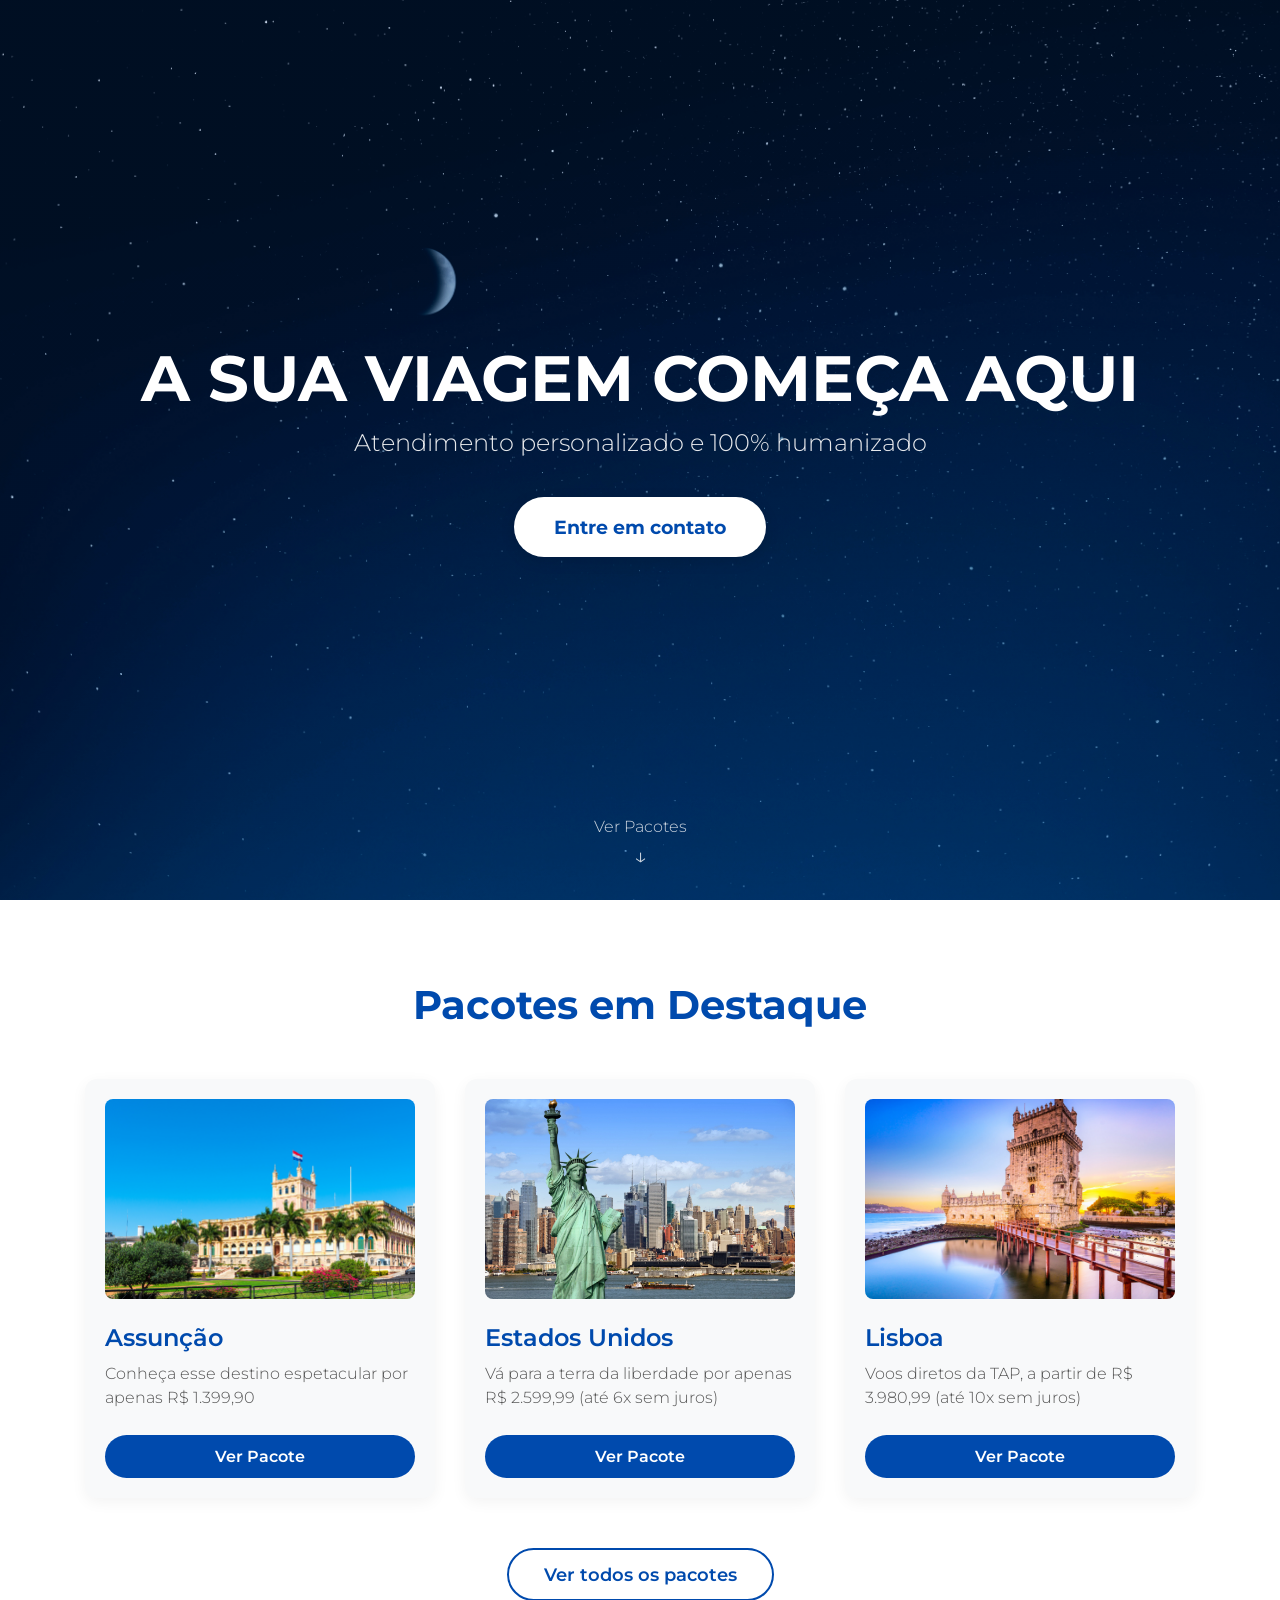
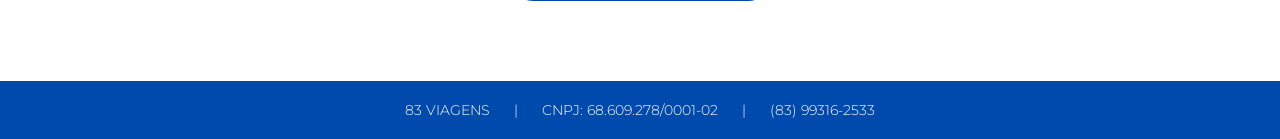
<file: index.html>
<!DOCTYPE html>
<html lang="pt-BR">
<head>
    <meta charset="UTF-8">
    <meta name="viewport" content="width=device-width, initial-scale=1.0">
    <title>83 Viagens</title>
    <link rel="stylesheet" href="estilo-cards.css">
    <style>
        /* Importando a fonte Montserrat */
        @import url('https://fonts.googleapis.com/css2?family=Montserrat:wght@300;400;600;700&display=swap');

        * {
            margin: 0;
            padding: 0;
            box-sizing: border-box;
        }

        /* Ativa o deslizamento suave na página inteira */
        html {
            scroll-behavior: smooth;
        }

        body {
            font-family: 'Montserrat', sans-serif;
            background-color: #ffffff; 
            color: #333;
        }

        /* --- PRIMEIRA TELA (HERO) --- */
        .hero-section {
            height: 100vh;
            display: flex;
            flex-direction: column;
            position: relative; /* Necessário para posicionar o botão animado no fundo */
            
            /* Fundo com imagem e película azul */
            background-image: linear-gradient(rgba(0, 74, 173, 0.2), rgba(0, 74, 173, 0.2)), url('imagens/fundo.jpeg');
            background-color: #004aad;
            background-size: cover; 
            background-position: center; 
            background-repeat: no-repeat;
            color: #ffffff;
        }

        .main-content {
            flex: 1;
            display: flex;
            flex-direction: column;
            justify-content: center;
            align-items: center;
            text-align: center;
            padding: 20px;
        }

        .main-content h1 {
            font-size: 4rem;
            font-weight: 700;
            margin-bottom: 15px;
            line-height: 1.1;
        }

        .main-content h2 {
            font-size: 1.5rem;
            font-weight: 300;
            margin-bottom: 40px;
            opacity: 0.9;
        }

        .btn {
            background-color: #ffffff;
            color: #004aad;
            padding: 18px 40px;
            font-size: 1.2rem;
            font-weight: 700;
            text-decoration: none;
            border-radius: 50px;
            transition: transform 0.2s ease, background-color 0.2s ease;
            box-shadow: 0 4px 15px rgba(0, 0, 0, 0.1);
        }

        .btn:hover {
            transform: scale(1.05);
            background-color: #f0f0f0;
        }

        /* --- ESTILO DO BOTÃO SUSPENSO (SCROLL DOWN) --- */
        .scroll-down-btn {
            position: absolute;
            bottom: 30px;
            left: 50%;
            transform: translateX(-50%);
            color: #ffffff;
            text-decoration: none;
            font-size: 1rem;
            font-weight: 300;
            display: flex;
            flex-direction: column;
            align-items: center;
            opacity: 0.8;
            transition: opacity 0.3s ease;
        }

        .scroll-down-btn:hover {
            opacity: 1;
        }

        .scroll-down-btn::after {
            content: '↓';
            font-size: 1.5rem;
            margin-top: 5px;
            animation: bounce 2s infinite;
        }

        @keyframes bounce {
            0%, 20%, 50%, 80%, 100% { transform: translateY(0); }
            40% { transform: translateY(-10px); }
            60% { transform: translateY(-5px); }
        }

        /* --- SEÇÃO DE PACOTES --- */
        .packages-section {
            padding: 80px 20px;
            text-align: center;
            background-color: #ffffff;
        }

        .packages-section h2 {
            font-size: 2.5rem;
            color: #004aad;
            margin-bottom: 50px;
            font-weight: 700;
        }

        /* O estilo dos cards (.cards-container, .card, .btn-card...)
           agora vive em estilo-cards.css, compartilhado com a pacotes.html */

        /* Botão "Ver todos os pacotes" (link para a página de pesquisa) */
        .btn-ver-todos {
            display: inline-block;
            margin-top: 50px;
            background-color: transparent;
            color: #004aad;
            padding: 14px 35px;
            font-size: 1.1rem;
            font-weight: 600;
            text-decoration: none;
            border: 2px solid #004aad;
            border-radius: 50px;
            transition: background-color 0.2s ease, color 0.2s ease;
        }

        .btn-ver-todos:hover {
            background-color: #004aad;
            color: #ffffff;
        }

        /* --- RODAPÉ --- */
        .footer {
            padding: 20px;
            text-align: center;
            background-color: #004aad;
            color: #ffffff;
            font-size: 0.9rem;
            font-weight: 300;
        }
        
        .footer span {
            margin: 0 10px;
        }

        /* Ajustes para celular */
        @media (max-width: 768px) {
            .main-content h1 { font-size: 2.8rem; }
            .main-content h2 { font-size: 1.2rem; margin-bottom: 30px; }
            .footer { font-size: 0.8rem; padding: 15px 10px; }
            .footer span { display: block; margin: 5px 0; }
            .footer .separator { display: none; }
        }
    </style>
</head>
<body>

    <!-- PRIMEIRA TELA -->
    <div class="hero-section">
        <main class="main-content">
            <h1>A SUA VIAGEM COMEÇA AQUI</h1>
            <h2>Atendimento personalizado e 100% humanizado</h2>
            <a href="https://wa.me/5583993162533?text=Olá, vim pelo site. Gostaria de planejar minha próxima viagem" class="btn">Entre em contato</a>
        </main>
        
        <!-- NOVO BOTÃO SUSPENSO -->
        <a href="#pacotes" class="scroll-down-btn">Ver Pacotes</a>
    </div>

    <!-- SEÇÃO DE PACOTES COM A TAG ID="PACOTES" -->
    <section id="pacotes" class="packages-section">
        <h2>Pacotes em Destaque</h2>
        
        <!-- Os cards são gerados automaticamente por render-pacotes.js a partir de pacotes.js -->
        <div class="cards-container"></div>

        <!-- Link para a página de pesquisa, com todos os pacotes e filtros -->
        <a href="pacotes.html" class="btn-ver-todos">Ver todos os pacotes</a>
    </section>

    <!-- RODAPÉ -->
    <footer class="footer">
        <span>83 VIAGENS</span> <span class="separator">|</span>
        <span>CNPJ: 68.609.278/0001-02</span> <span class="separator">|</span>
        <span>(83) 99316-2533</span>
    </footer>

    <!-- PACOTES: dados + renderização dos cards da home -->
    <script src="pacotes.js"></script>
    <script src="render-pacotes.js"></script>
    <script>renderizarCards();</script>
</body>
</html>
</file>
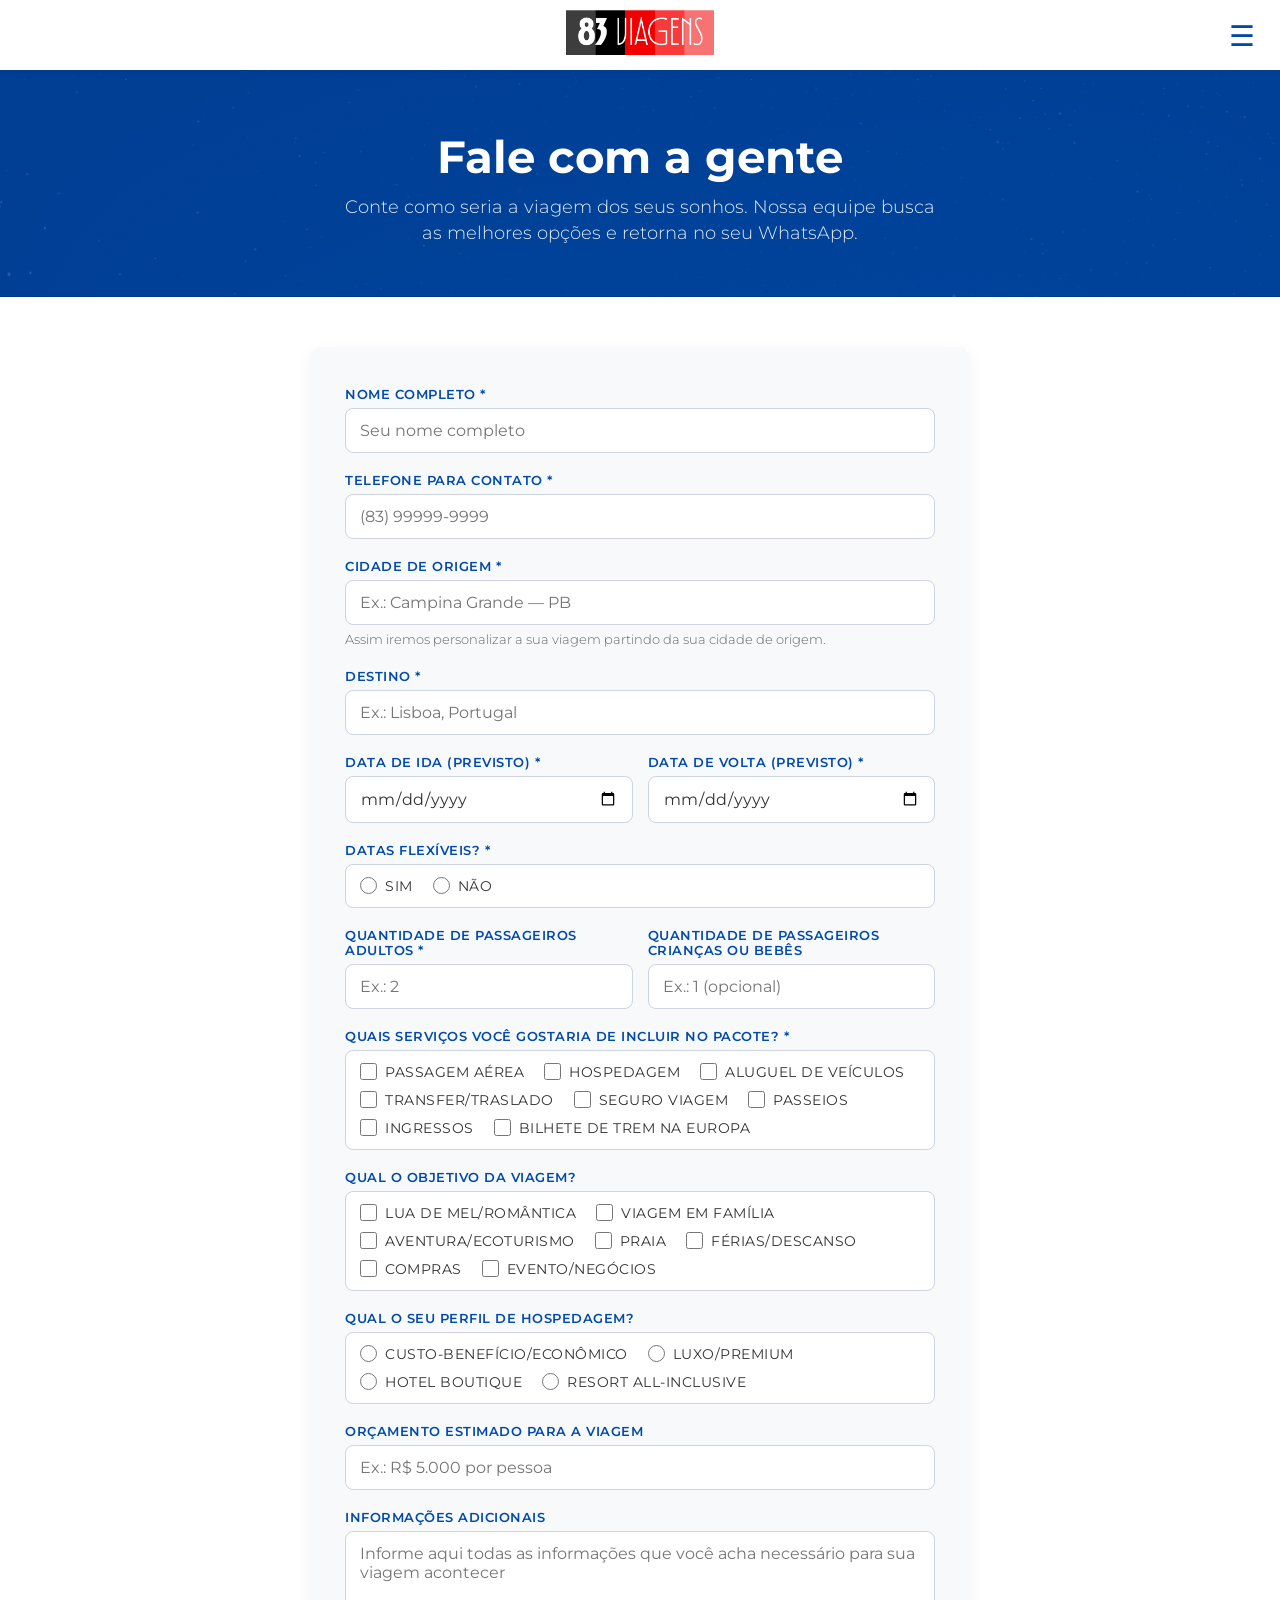
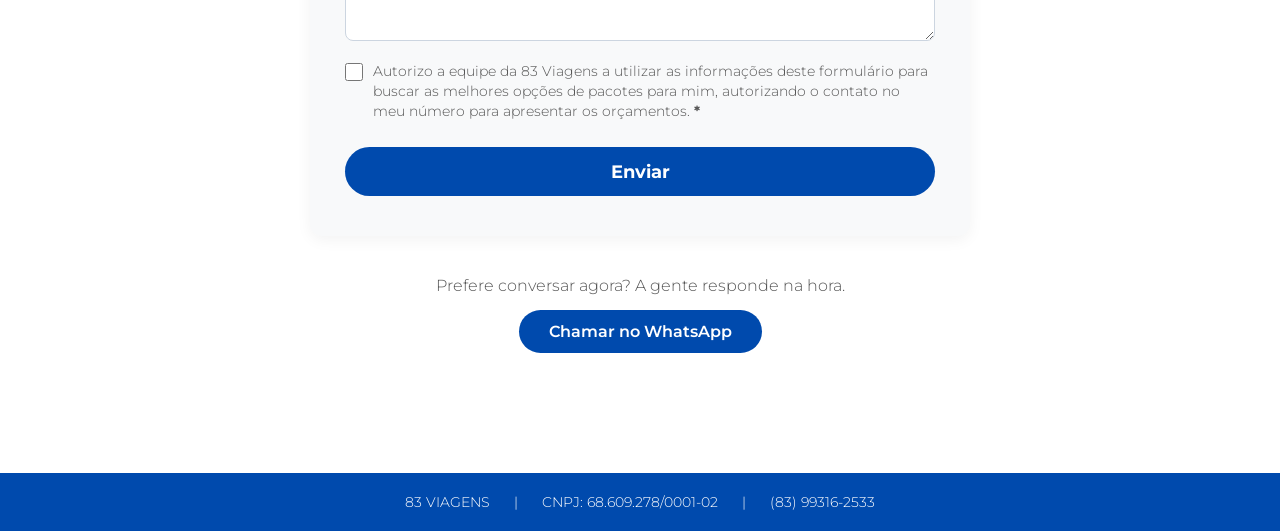
<file: contato.html>
<!DOCTYPE html>
<html lang="pt-BR">
<head>
    <meta charset="UTF-8">
    <meta name="viewport" content="width=device-width, initial-scale=1.0">
    <title>Contato - 83 Viagens</title>
    <!-- Ordem importa: destino (header/menu/rodapé) → específicos desta página -->
    <link rel="stylesheet" href="estilo-destino.css">
    <link rel="stylesheet" href="estilo-contato.css">
</head>
<body>

    <!-- HEADER -->
    <header class="header" id="main-header">
        <a href="index.html" class="logo">
            <img src="imagens/logo-83viagens.png" alt="Logo 83 Viagens" style="height: 45px; width: auto;">
        </a>
        <nav class="nav-menu">
            <a href="index.html">Home</a>
            <a href="pacotes.html">Pacotes</a>
            <a href="contato.html">Contato</a>
        </nav>

        <div class="hamburger" id="menu-btn">&#9776;</div>
    </header>

    <!-- FAIXA DE TÍTULO (o margin-top compensa o header fixo) -->
    <section class="contato-hero">
        <h1>Fale com a gente</h1>
        <p>Conte como seria a viagem dos seus sonhos. Nossa equipe busca as melhores opções e retorna no seu WhatsApp.</p>
    </section>

    <!-- FORMULÁRIO -->
    <main class="contato-section">

        <!-- ============================================================
             INTEGRAÇÃO ATIVA COM O GOOGLE FORMS
             ------------------------------------------------------------
             Formulário "Contato para viagem" — ID:
             1FAIpQLSd1znHL_W6fetkPSGwoNvo1xTuFOapHj4BKV5skDsLDqYFPGQ

             Cada campo envia para a pergunta correspondente pelo
             name="entry.ID" (o ID DE ENVIO de cada pergunta, extraído
             dos data-params da página do formulário — NÃO confundir
             com o ID da pergunta, que é outro número):

               entry.639180094    Nome Completo (obrigatória)
               entry.62273960     Telefone para contato (obrigatória)
               entry.2079619332   Cidade de Origem (obrigatória)
               entry.1928067372   Destino (obrigatória)
               entry.1764470933   Data de IDA (obrigatória, formato AAAA-MM-DD)
               entry.254252040    Data de VOLTA (obrigatória, formato AAAA-MM-DD)
               entry.1599128432   Datas flexíveis? Sim/Não (obrigatória)
               entry.831203446    Quantidade de passageiros ADULTOS (obrigatória)
               entry.912321067    Quantidade crianças/bebês
               entry.1982544088   Serviços do pacote (obrigatória, múltipla)
               entry.709792121    Objetivo da viagem (múltipla)
               entry.1106887502   Perfil de hospedagem
               entry.2035488994   Orçamento estimado
               entry.502740718    Informações Adicionais
               entry.2027286710   Autorização de uso dos dados (obrigatória;
                                  o value tem que ser exatamente "Eu autorizo")

             Os inputs ocultos fvv/pageHistory/fbzx são exigidos pelo
             endpoint do Google (sem o fbzx o POST volta HTTP 400).

             REGRAS DO LADO DO GOOGLE (não mudar sem atualizar aqui):
               - "Coletar endereços de e-mail" DESLIGADO (quebra o envio);
               - se uma pergunta for recriada/excluída, o entry muda e o
                 fbzx pode trocar se o formulário for editado — se o envio
                 começar a falhar, reextraia os dois da página do formulário
                 (fonte da página: data-params e input name="fbzx");
               - o campo #empresa (honeypot) NÃO tem entry: ele é
                 desabilitado antes do envio e não chega ao Google.
             ============================================================ -->
        <div class="form-card">
            <form id="form-contato" action="https://docs.google.com/forms/d/e/1FAIpQLSd1znHL_W6fetkPSGwoNvo1xTuFOapHj4BKV5skDsLDqYFPGQ/formResponse" method="POST">

                <!-- Campos ocultos exigidos pelo endpoint do Google Forms -->
                <input type="hidden" name="fvv" value="1">
                <input type="hidden" name="pageHistory" value="0">
                <input type="hidden" name="fbzx" value="-3949807975388285529">

                <div class="form-grupo">
                    <label for="nome">Nome Completo *</label>
                    <input type="text" id="nome" name="entry.639180094" autocomplete="name" placeholder="Seu nome completo" required>
                </div>

                <div class="form-grupo">
                    <label for="telefone">Telefone para contato *</label>
                    <input type="tel" id="telefone" name="entry.62273960" autocomplete="tel" placeholder="(83) 99999-9999" required>
                </div>

                <div class="form-grupo">
                    <label for="cidade">Cidade de Origem *</label>
                    <input type="text" id="cidade" name="entry.2079619332" autocomplete="address-level2" placeholder="Ex.: Campina Grande — PB" required>
                    <span class="form-dica">Assim iremos personalizar a sua viagem partindo da sua cidade de origem.</span>
                </div>

                <div class="form-grupo">
                    <label for="destino">Destino *</label>
                    <input type="text" id="destino" name="entry.1928067372" placeholder="Ex.: Lisboa, Portugal" required>
                </div>

                <div class="form-par">
                    <div class="form-grupo">
                        <label for="data-ida">Data de IDA (previsto) *</label>
                        <input type="date" id="data-ida" name="entry.1764470933" required>
                    </div>
                    <div class="form-grupo">
                        <label for="data-volta">Data de VOLTA (previsto) *</label>
                        <input type="date" id="data-volta" name="entry.254252040" required>
                    </div>
                </div>

                <div class="form-grupo">
                    <label>Datas flexíveis? *</label>
                    <div class="form-opcoes">
                        <label><input type="radio" name="entry.1599128432" value="Sim" required> Sim</label>
                        <label><input type="radio" name="entry.1599128432" value="Não"> Não</label>
                    </div>
                </div>

                <div class="form-par">
                    <div class="form-grupo">
                        <label for="adultos">Quantidade de passageiros ADULTOS *</label>
                        <input type="number" id="adultos" name="entry.831203446" inputmode="numeric" min="1" step="1" placeholder="Ex.: 2" required>
                    </div>
                    <div class="form-grupo">
                        <label for="criancas">Quantidade de passageiros crianças ou bebês</label>
                        <input type="number" id="criancas" name="entry.912321067" inputmode="numeric" min="0" step="1" placeholder="Ex.: 1 (opcional)">
                    </div>
                </div>

                <div class="form-grupo">
                    <label>Quais serviços você gostaria de incluir no pacote? *</label>
                    <div class="form-opcoes">
                        <label><input type="checkbox" name="entry.1982544088" value="Passagem aérea"> Passagem aérea</label>
                        <label><input type="checkbox" name="entry.1982544088" value="Hospedagem"> Hospedagem</label>
                        <label><input type="checkbox" name="entry.1982544088" value="Aluguel de Veículos"> Aluguel de Veículos</label>
                        <label><input type="checkbox" name="entry.1982544088" value="Transfer/Traslado"> Transfer/Traslado</label>
                        <label><input type="checkbox" name="entry.1982544088" value="Seguro Viagem"> Seguro Viagem</label>
                        <label><input type="checkbox" name="entry.1982544088" value="Passeios"> Passeios</label>
                        <label><input type="checkbox" name="entry.1982544088" value="Ingressos"> Ingressos</label>
                        <label><input type="checkbox" name="entry.1982544088" value="Bilhete de Trem na Europa"> Bilhete de Trem na Europa</label>
                    </div>
                    <p class="form-erro-campo" id="erro-servicos">Selecione pelo menos um serviço para o pacote.</p>
                </div>

                <div class="form-grupo">
                    <label>Qual o objetivo da viagem?</label>
                    <div class="form-opcoes">
                        <label><input type="checkbox" name="entry.709792121" value="Lua de Mel/Romântica"> Lua de Mel/Romântica</label>
                        <label><input type="checkbox" name="entry.709792121" value="Viagem em Família"> Viagem em Família</label>
                        <label><input type="checkbox" name="entry.709792121" value="Aventura/Ecoturismo"> Aventura/Ecoturismo</label>
                        <label><input type="checkbox" name="entry.709792121" value="Praia"> Praia</label>
                        <label><input type="checkbox" name="entry.709792121" value="Férias/Descanso"> Férias/Descanso</label>
                        <label><input type="checkbox" name="entry.709792121" value="Compras"> Compras</label>
                        <label><input type="checkbox" name="entry.709792121" value="Evento/Negócios"> Evento/Negócios</label>
                    </div>
                </div>

                <div class="form-grupo">
                    <label>Qual o seu perfil de hospedagem?</label>
                    <div class="form-opcoes">
                        <label><input type="radio" name="entry.1106887502" value="Custo-Benefício/Econômico"> Custo-Benefício/Econômico</label>
                        <label><input type="radio" name="entry.1106887502" value="Luxo/Premium"> Luxo/Premium</label>
                        <label><input type="radio" name="entry.1106887502" value="Hotel Boutique"> Hotel Boutique</label>
                        <label><input type="radio" name="entry.1106887502" value="Resort All-Inclusive"> Resort All-Inclusive</label>
                    </div>
                </div>

                <div class="form-grupo">
                    <label for="orcamento">Orçamento estimado para a viagem</label>
                    <input type="text" id="orcamento" name="entry.2035488994" placeholder="Ex.: R$ 5.000 por pessoa">
                </div>

                <div class="form-grupo">
                    <label for="informacoes">Informações Adicionais</label>
                    <textarea id="informacoes" name="entry.502740718" rows="4" placeholder="Informe aqui todas as informações que você acha necessário para sua viagem acontecer"></textarea>
                </div>

                <!-- Honeypot anti-spam: campo invisível para pessoas.
                     Robôs preenchem qualquer campo que encontram — se
                     este vier preenchido, o envio é descartado. -->
                <div class="campo-armadilha" aria-hidden="true">
                    <label for="empresa">Empresa</label>
                    <input type="text" id="empresa" name="empresa" tabindex="-1" autocomplete="off">
                </div>

                <div class="form-check">
                    <input type="checkbox" id="consentimento" name="entry.2027286710" value="Eu autorizo" required>
                    <label for="consentimento">Autorizo a equipe da 83 Viagens a utilizar as informações deste formulário para buscar as melhores opções de pacotes para mim, autorizando o contato no meu número para apresentar os orçamentos. <strong>*</strong></label>
                </div>

                <button type="submit" class="btn-enviar" id="btn-enviar">Enviar</button>
            </form>
        </div>

        <!-- Avisos de envio (escondidos; o JavaScript mostra o certo) -->
        <div class="aviso aviso-sucesso" id="envio-sucesso" style="display: none;">
            <h3>Recebemos seu contato!</h3>
            <p>Obrigado! Nossa equipe vai buscar as melhores opções e retornar no seu WhatsApp.</p>
        </div>
        <div class="aviso aviso-erro" id="envio-erro" style="display: none;">
            <h3>Não conseguimos enviar seu contato</h3>
            <p id="envio-erro-texto">Verifique sua conexão e tente de novo — ou fale direto com a gente no WhatsApp:</p>
            <p><a href="https://wa.me/5583993162533?text=Olá, vim pelo site. Gostaria de planejar minha próxima viagem" target="_blank">Chamar no WhatsApp</a></p>
        </div>

        <!-- Alternativa para quem quer falar na hora -->
        <div class="alt-whatsapp">
            <p>Prefere conversar agora? A gente responde na hora.</p>
            <a class="btn-whats" href="https://wa.me/5583993162533?text=Olá, vim pelo site. Gostaria de planejar minha próxima viagem" target="_blank">Chamar no WhatsApp</a>
        </div>

    </main>

    <!-- RODAPÉ -->
    <footer class="footer">
        <span>83 VIAGENS</span> <span class="separator">|</span>
        <span>CNPJ: 68.609.278/0001-02</span> <span class="separator">|</span>
        <span>(83) 99316-2533</span>
    </footer>

    <!-- Menu hambúrguer (mesma lógica das outras páginas) -->
    <script>
        const menuBtn = document.getElementById('menu-btn');
        const header = document.getElementById('main-header');

        menuBtn.addEventListener('click', function () {
            header.classList.toggle('menu-active');
            if (header.classList.contains('menu-active')) {
                menuBtn.innerHTML = '&times;';
            } else {
                menuBtn.innerHTML = '&#9776;';
            }
        });

        header.addEventListener('mouseleave', function () {
            if (header.classList.contains('menu-active')) {
                header.classList.remove('menu-active');
                menuBtn.innerHTML = '&#9776;';
            }
        });
    </script>

    <!-- Envio do formulário para o Google Forms -->
    <script>
        // ============================================================
        //  O <form> tem o action real do Google Forms (formResponse),
        //  mas o envio é interceptado e feito via fetch em modo
        //  "no-cors": o Google não devolve resposta legível para o
        //  navegador, então "requisição despachada" é tratada como
        //  sucesso — a confirmação de verdade é a linha nova na
        //  planilha vinculada ao formulário.
        // ============================================================
        (function () {
            const form = document.getElementById('form-contato');
            const honeypot = document.getElementById('empresa');
            const botao = document.getElementById('btn-enviar');
            const blocoSucesso = document.getElementById('envio-sucesso');
            const blocoErro = document.getElementById('envio-erro');
            const textoErro = document.getElementById('envio-erro-texto');
            const erroServicos = document.getElementById('erro-servicos');
            const campoServicos = 'entry.1982544088';

            // Limpa a mensagem customizada da data no instante em que o
            // usuário edita o campo — senão o navegador bloqueia o próximo
            // envio com a mensagem antiga (a validação nativa roda antes
            // do handler de submit)
            document.getElementById('data-volta').addEventListener('input', function () {
                this.setCustomValidity('');
            });

            form.addEventListener('submit', function (evento) {
                evento.preventDefault();

                blocoSucesso.style.display = 'none';
                blocoErro.style.display = 'none';
                erroServicos.classList.remove('ativo');

                // Honeypot preenchido = robô: descarta sem avisar nada
                if (honeypot.value !== '') return;

                // "Pelo menos um serviço" é obrigatório no Google Forms,
                // mas o HTML5 não sabe validar grupo de checkbox assim
                if (!form.querySelector('input[name="' + campoServicos + '"]:checked')) {
                    erroServicos.classList.add('ativo');
                    form.querySelector('input[name="' + campoServicos + '"]').focus();
                    return;
                }

                // A data de volta não pode ser antes da de ida
                const ida = document.getElementById('data-ida').value;
                const volta = document.getElementById('data-volta');
                if (ida && volta.value && volta.value < ida) {
                    volta.setCustomValidity('A data de volta não pode ser antes da data de ida.');
                    form.reportValidity();
                    return;
                }

                botao.disabled = true;
                const textoOriginal = botao.textContent;
                botao.textContent = 'Enviando...';
                honeypot.disabled = true; // tira o honeypot do corpo do envio

                fetch(form.action, {
                    method: 'POST',
                    mode: 'no-cors',
                    body: new FormData(form)
                })
                    .then(function () {
                        blocoSucesso.style.display = 'block';
                        form.reset();
                        blocoSucesso.scrollIntoView({ behavior: 'smooth', block: 'center' });
                    })
                    .catch(function () {
                        textoErro.textContent = 'Verifique sua conexão com a internet e tente de novo — ou fale direto com a gente no WhatsApp:';
                        blocoErro.style.display = 'block';
                    })
                    .finally(function () {
                        botao.disabled = false;
                        botao.textContent = textoOriginal;
                        honeypot.disabled = false;
                    });
            });
        })();
    </script>

</body>
</html>
</file>
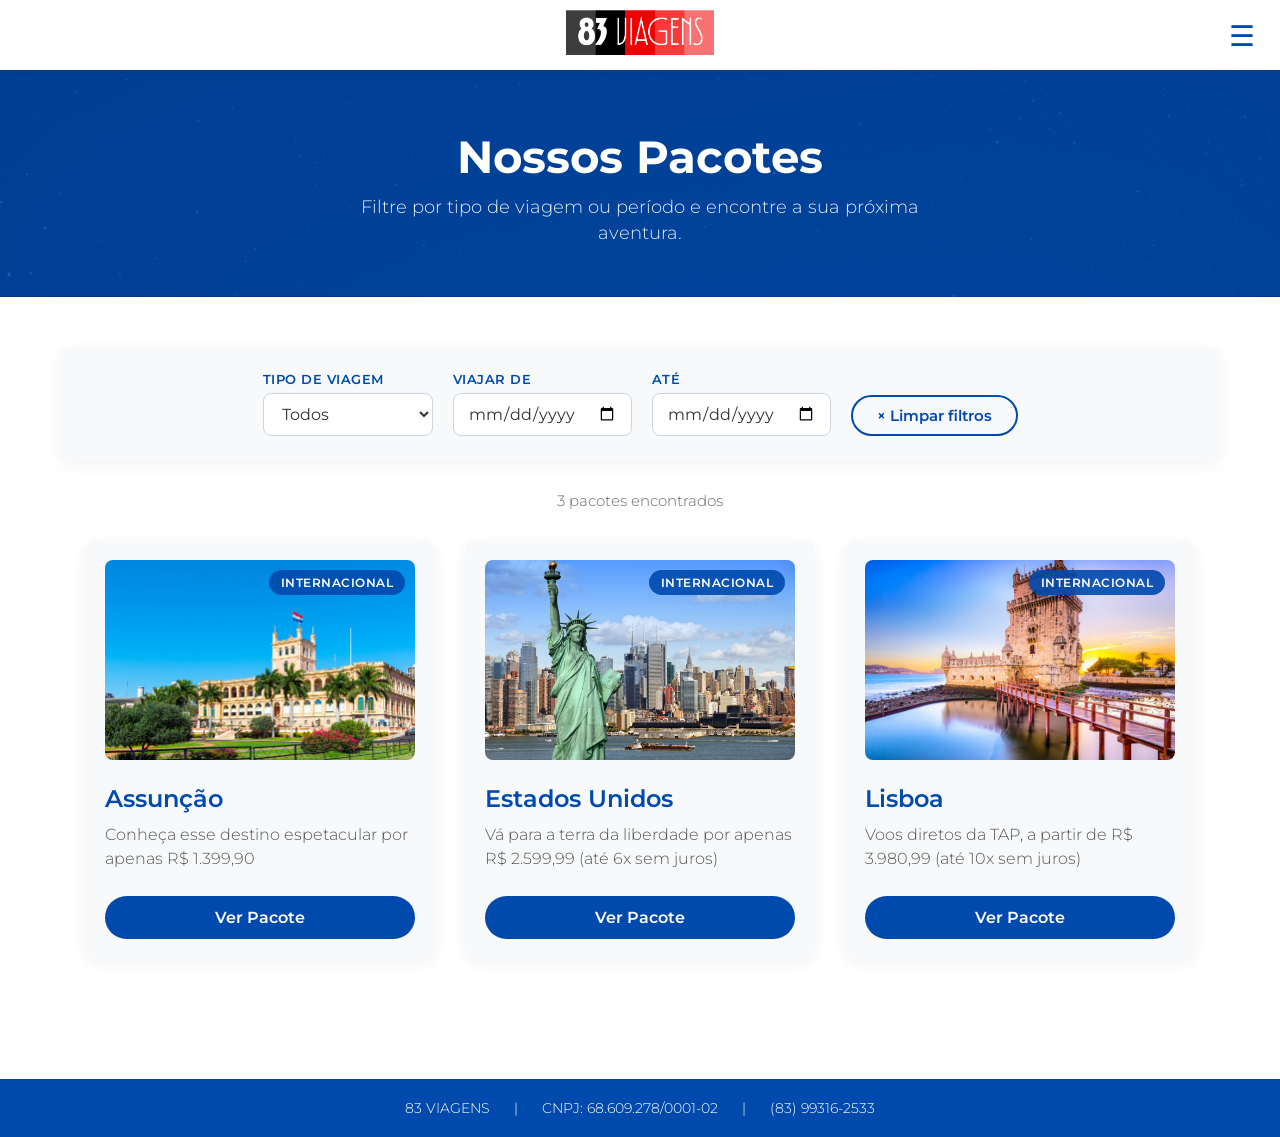
<file: pacotes.html>
<!DOCTYPE html>
<html lang="pt-BR">
<head>
    <meta charset="UTF-8">
    <meta name="viewport" content="width=device-width, initial-scale=1.0">
    <title>Pacotes - 83 Viagens</title>
    <!-- Ordem importa: destino (header/menu/rodapé) → cards → específicos desta página (vem por último para estender o card com o selo) -->
    <link rel="stylesheet" href="estilo-destino.css">
    <link rel="stylesheet" href="estilo-cards.css">
    <link rel="stylesheet" href="estilo-pacotes.css">
</head>
<body>

    <!-- HEADER -->
    <header class="header" id="main-header">
        <a href="index.html" class="logo">
            <img src="imagens/logo-83viagens.png" alt="Logo 83 Viagens" style="height: 45px; width: auto;">
        </a>
        <nav class="nav-menu">
            <a href="index.html">Home</a>
            <a href="pacotes.html">Pacotes</a>
            <a href="contato.html">Contato</a>
        </nav>

        <div class="hamburger" id="menu-btn">&#9776;</div>
    </header>

    <!-- FAIXA DE TÍTULO (o margin-top compensa o header fixo) -->
    <section class="biblioteca-hero">
        <h1>Nossos Pacotes</h1>
        <p>Filtre por tipo de viagem ou período e encontre a sua próxima aventura.</p>
    </section>

    <!-- BIBLIOTECA DE PACOTES COM FILTROS -->
    <main class="biblioteca-section">

        <!-- Os filtros atualizam a grade em tempo real (render-pacotes.js) -->
        <div class="filtros">
            <div class="filtro-grupo">
                <label for="filtro-tipo">Tipo de viagem</label>
                <select id="filtro-tipo">
                    <option value="todos" selected>Todos</option>
                    <option value="nacional">Nacional</option>
                    <option value="internacional">Internacional</option>
                </select>
            </div>
            <div class="filtro-grupo">
                <label for="filtro-de">Viajar de</label>
                <input type="date" id="filtro-de">
            </div>
            <div class="filtro-grupo">
                <label for="filtro-ate">Até</label>
                <input type="date" id="filtro-ate">
            </div>
            <button type="button" class="btn-limpar" id="limpar-filtros">&times; Limpar filtros</button>
        </div>

        <p class="contagem" id="contagem-pacotes"></p>

        <!-- Os cards são gerados automaticamente por render-pacotes.js a partir de pacotes.js -->
        <div class="cards-container"></div>

        <!-- Estado vazio: nenhum pacote bate com os filtros -->
        <div class="sem-resultados" id="sem-resultados" style="display: none;">
            <p>Nenhum pacote encontrado com esses filtros.</p>
            <button type="button" class="btn-limpar" id="limpar-filtros-vazio">&times; Limpar filtros</button>
        </div>

    </main>

    <!-- RODAPÉ -->
    <footer class="footer">
        <span>83 VIAGENS</span> <span class="separator">|</span>
        <span>CNPJ: 68.609.278/0001-02</span> <span class="separator">|</span>
        <span>(83) 99316-2533</span>
    </footer>

    <!-- PACOTES: dados + biblioteca com filtros -->
    <script src="pacotes.js"></script>
    <script src="render-pacotes.js"></script>
    <script>iniciarBiblioteca();</script>

    <!-- Menu hambúrguer (mesma lógica das páginas de artigo) -->
    <script>
        const menuBtn = document.getElementById('menu-btn');
        const header = document.getElementById('main-header');

        menuBtn.addEventListener('click', function () {
            header.classList.toggle('menu-active');
            if (header.classList.contains('menu-active')) {
                menuBtn.innerHTML = '&times;';
            } else {
                menuBtn.innerHTML = '&#9776;';
            }
        });

        header.addEventListener('mouseleave', function () {
            if (header.classList.contains('menu-active')) {
                header.classList.remove('menu-active');
                menuBtn.innerHTML = '&#9776;';
            }
        });
    </script>

</body>
</html>
</file>
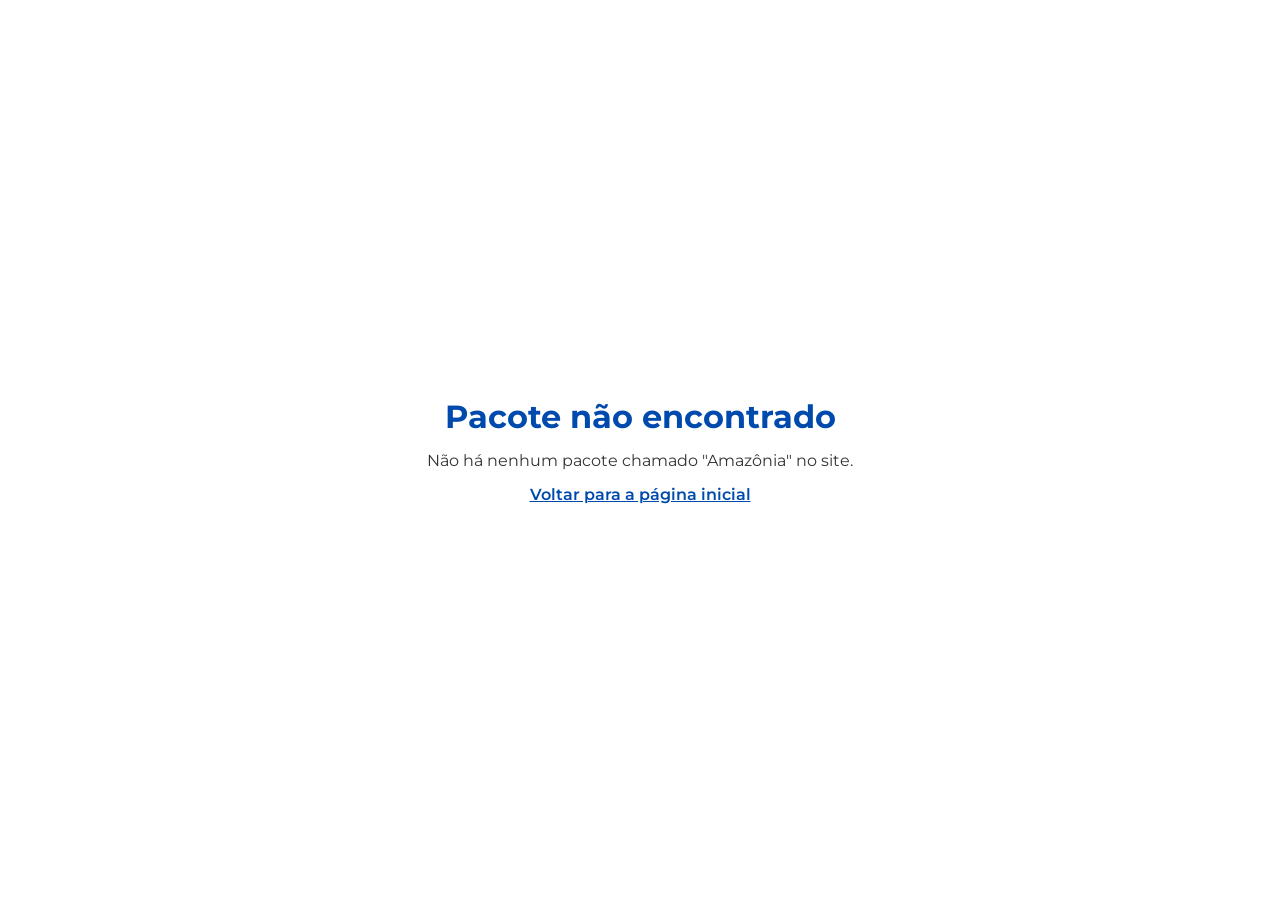
<file: destinos/amazonia.html>
<!DOCTYPE html>
<html lang="pt-BR">
<head>
    <meta charset="UTF-8">
    <meta name="viewport" content="width=device-width, initial-scale=1.0">
    <title>Amazônia - 83 Viagens</title>
    <link rel="stylesheet" href="../estilo-destino.css">
</head>
<body data-destino="Amazônia">
    <noscript>Para ver os pacotes, ative o JavaScript ou volte para a <a href="../index.html">página inicial</a>.</noscript>
    <!-- Header, hero, datas e rodapé são montados pelo montar-pagina.js a partir de pacotes.js -->

    <script src="../pacotes.js"></script>
    <script src="../render-pacotes.js"></script>
    <script src="../montar-pagina.js"></script>
</body>
</html>
</file>
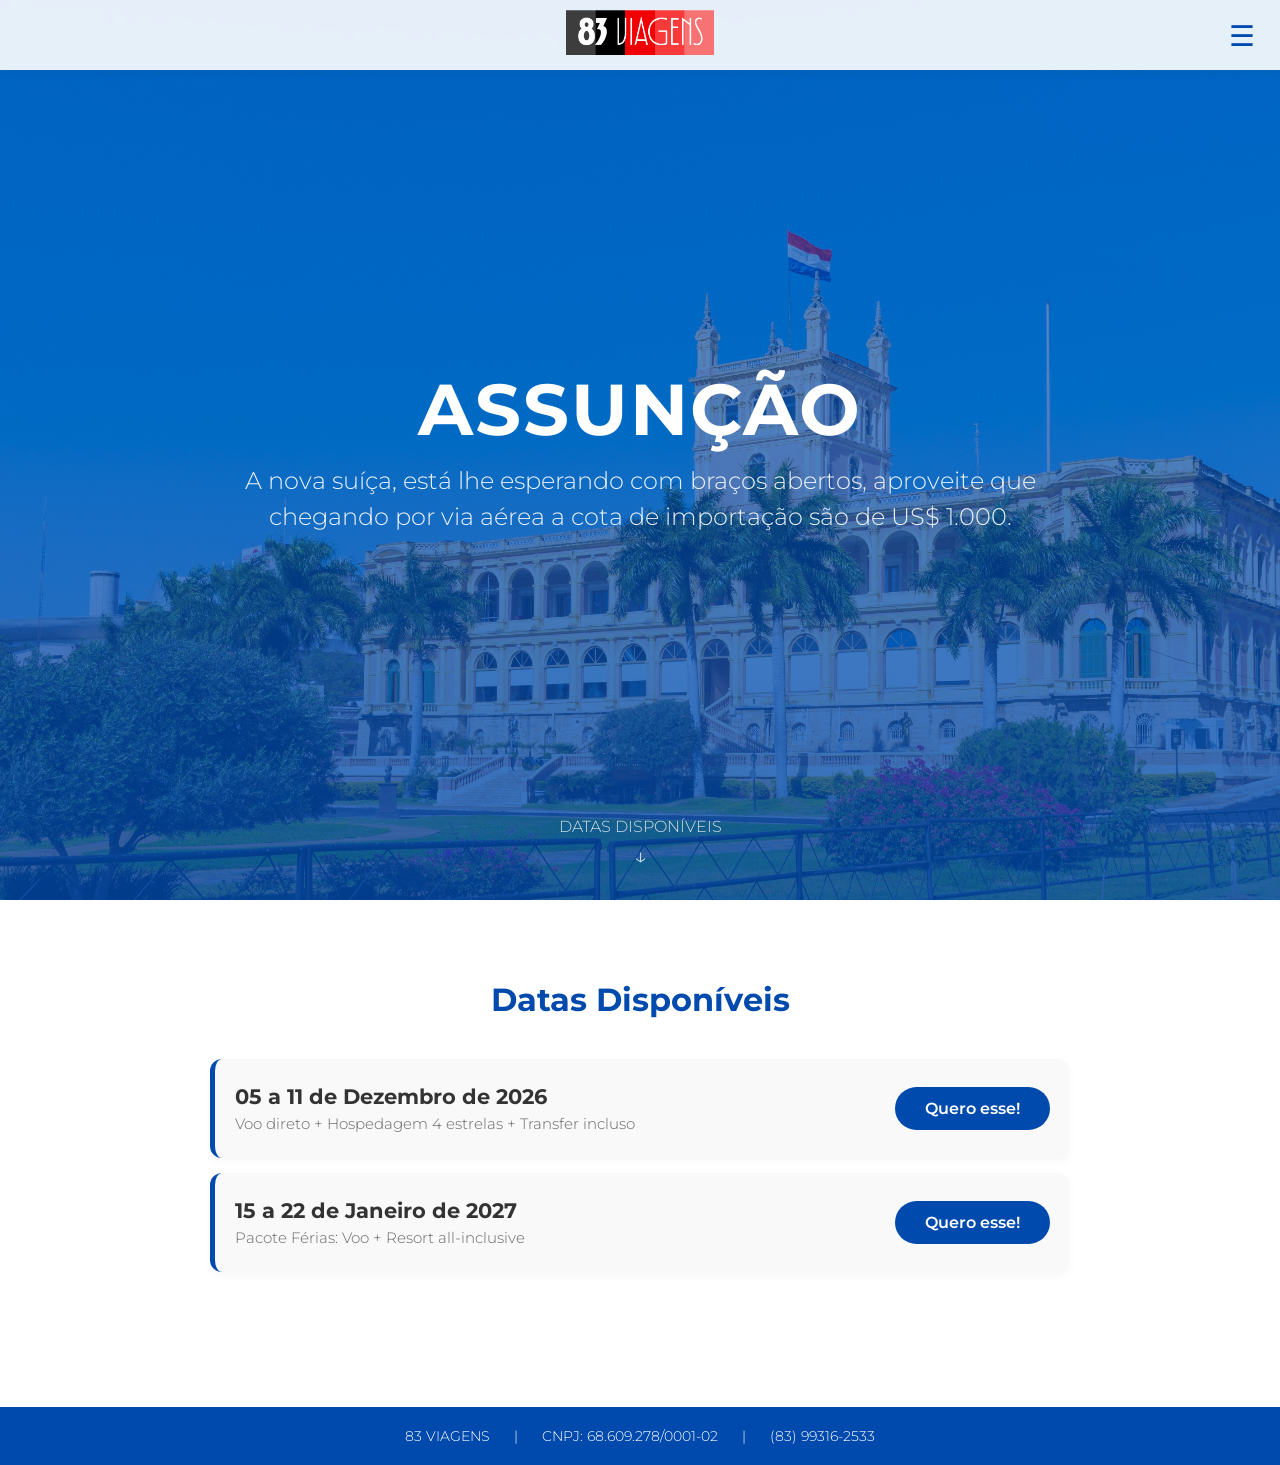
<file: destinos/assuncao.html>
<!DOCTYPE html>
<html lang="pt-BR">
<head>
    <meta charset="UTF-8">
    <meta name="viewport" content="width=device-width, initial-scale=1.0">
    <title>Assunção - 83 Viagens</title>
    <link rel="stylesheet" href="../estilo-destino.css">
</head>
<body data-destino="Assunção">
    <noscript>Para ver os pacotes, ative o JavaScript ou volte para a <a href="../index.html">página inicial</a>.</noscript>
    <!-- Header, hero, datas e rodapé são montados pelo montar-pagina.js a partir de pacotes.js -->

    <script src="../pacotes.js"></script>
    <script src="../render-pacotes.js"></script>
    <script src="../montar-pagina.js"></script>
</body>
</html>
</file>
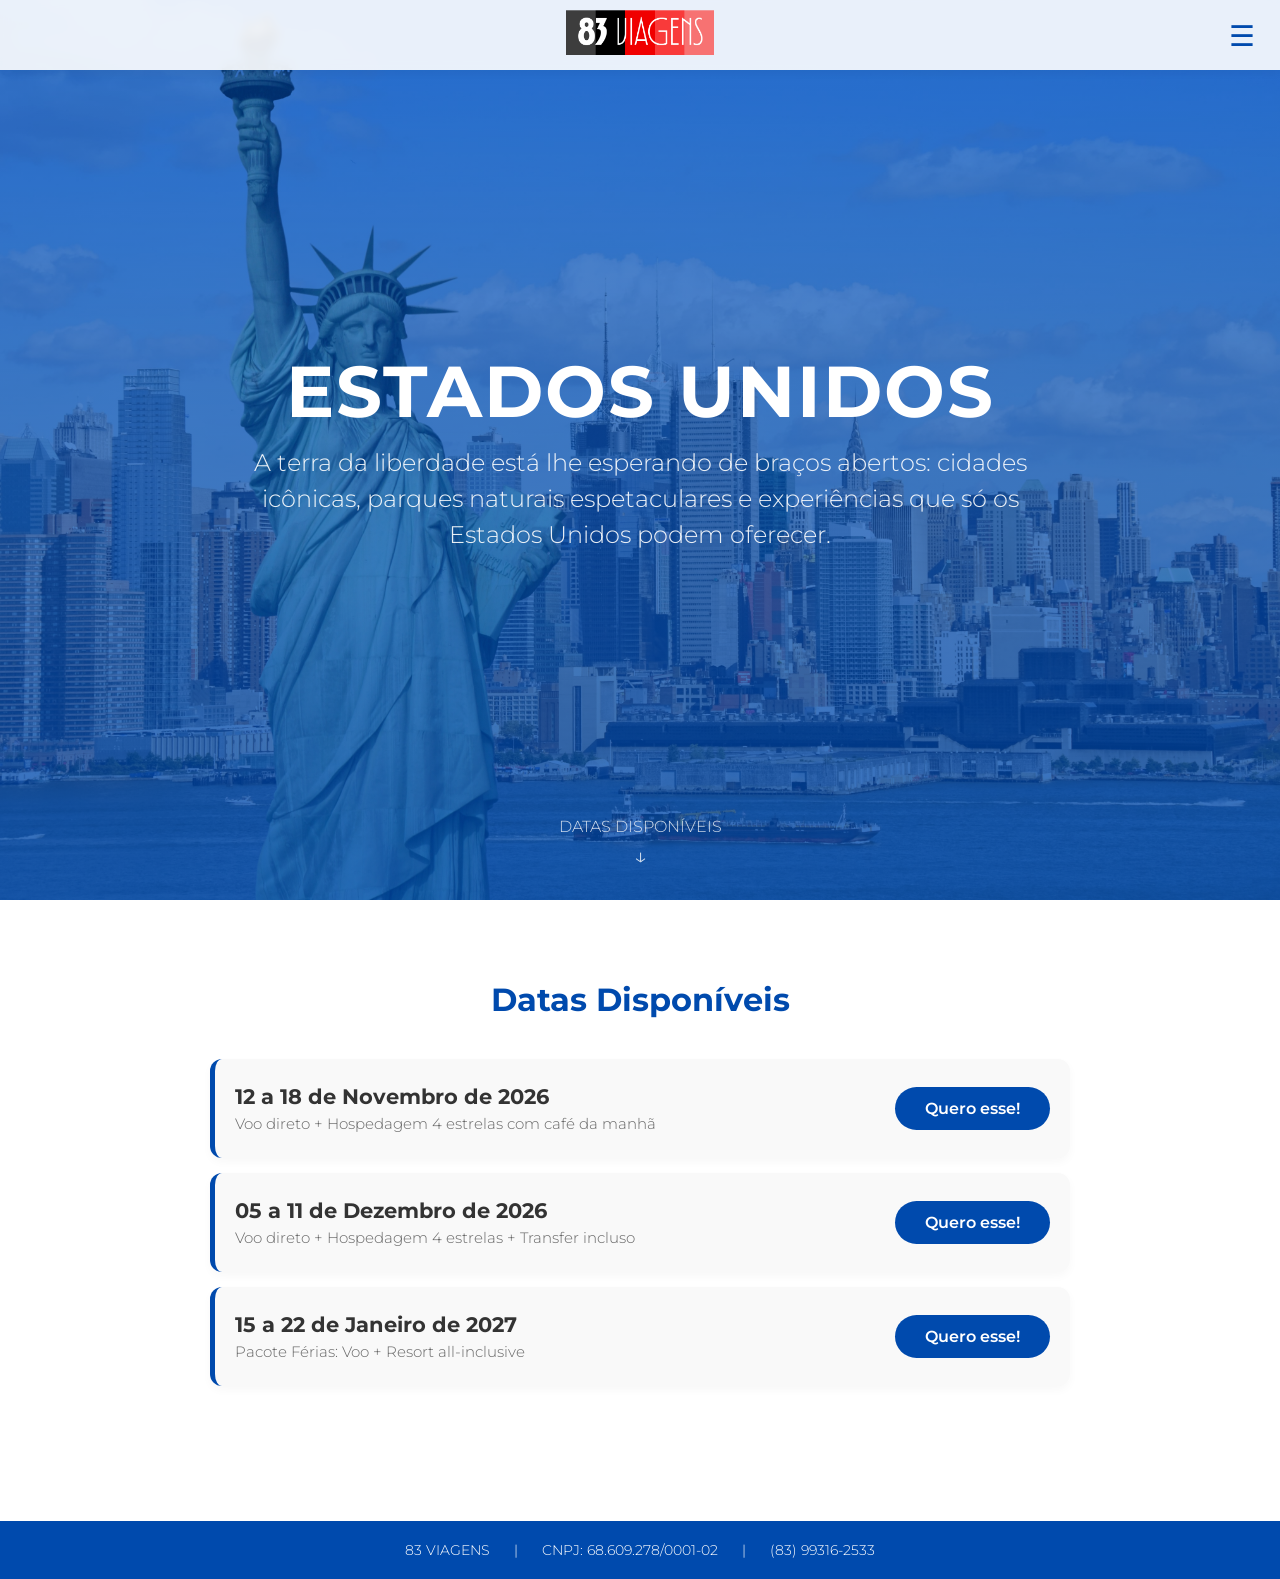
<file: destinos/eua.html>
<!DOCTYPE html>
<html lang="pt-BR">
<head>
    <meta charset="UTF-8">
    <meta name="viewport" content="width=device-width, initial-scale=1.0">
    <title>Estados Unidos - 83 Viagens</title>
    <link rel="stylesheet" href="../estilo-destino.css">
</head>
<body data-destino="Estados Unidos">
    <noscript>Para ver os pacotes, ative o JavaScript ou volte para a <a href="../index.html">página inicial</a>.</noscript>
    <!-- Header, hero, datas e rodapé são montados pelo montar-pagina.js a partir de pacotes.js -->

    <script src="../pacotes.js"></script>
    <script src="../render-pacotes.js"></script>
    <script src="../montar-pagina.js"></script>
</body>
</html>
</file>
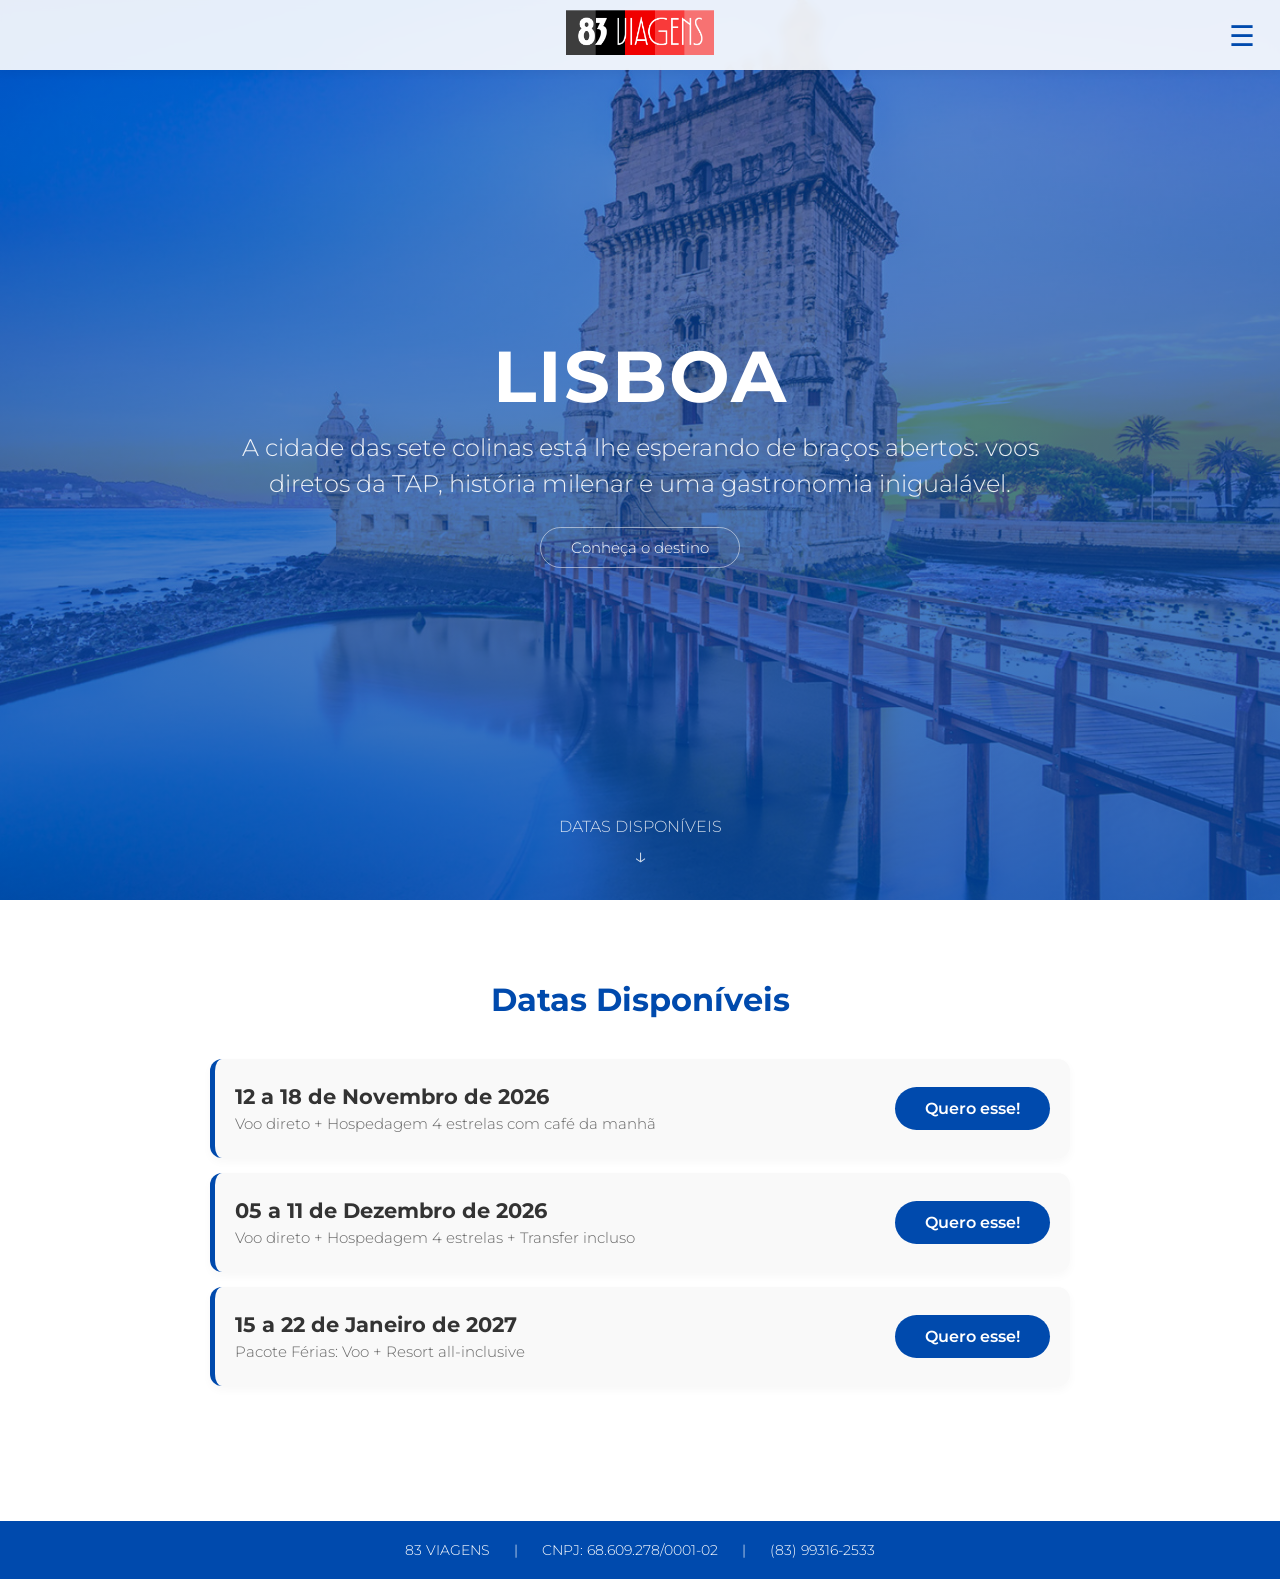
<file: destinos/lisboa.html>
<!DOCTYPE html>
<html lang="pt-BR">
<head>
    <meta charset="UTF-8">
    <meta name="viewport" content="width=device-width, initial-scale=1.0">
    <title>Lisboa - 83 Viagens</title>
    <link rel="stylesheet" href="../estilo-destino.css">
</head>
<body data-destino="Lisboa">
    <noscript>Para ver os pacotes, ative o JavaScript ou volte para a <a href="../index.html">página inicial</a>.</noscript>
    <!-- Header, hero, datas e rodapé são montados pelo montar-pagina.js a partir de pacotes.js -->

    <script src="../pacotes.js"></script>
    <script src="../render-pacotes.js"></script>
    <script src="../montar-pagina.js"></script>
</body>
</html>
</file>
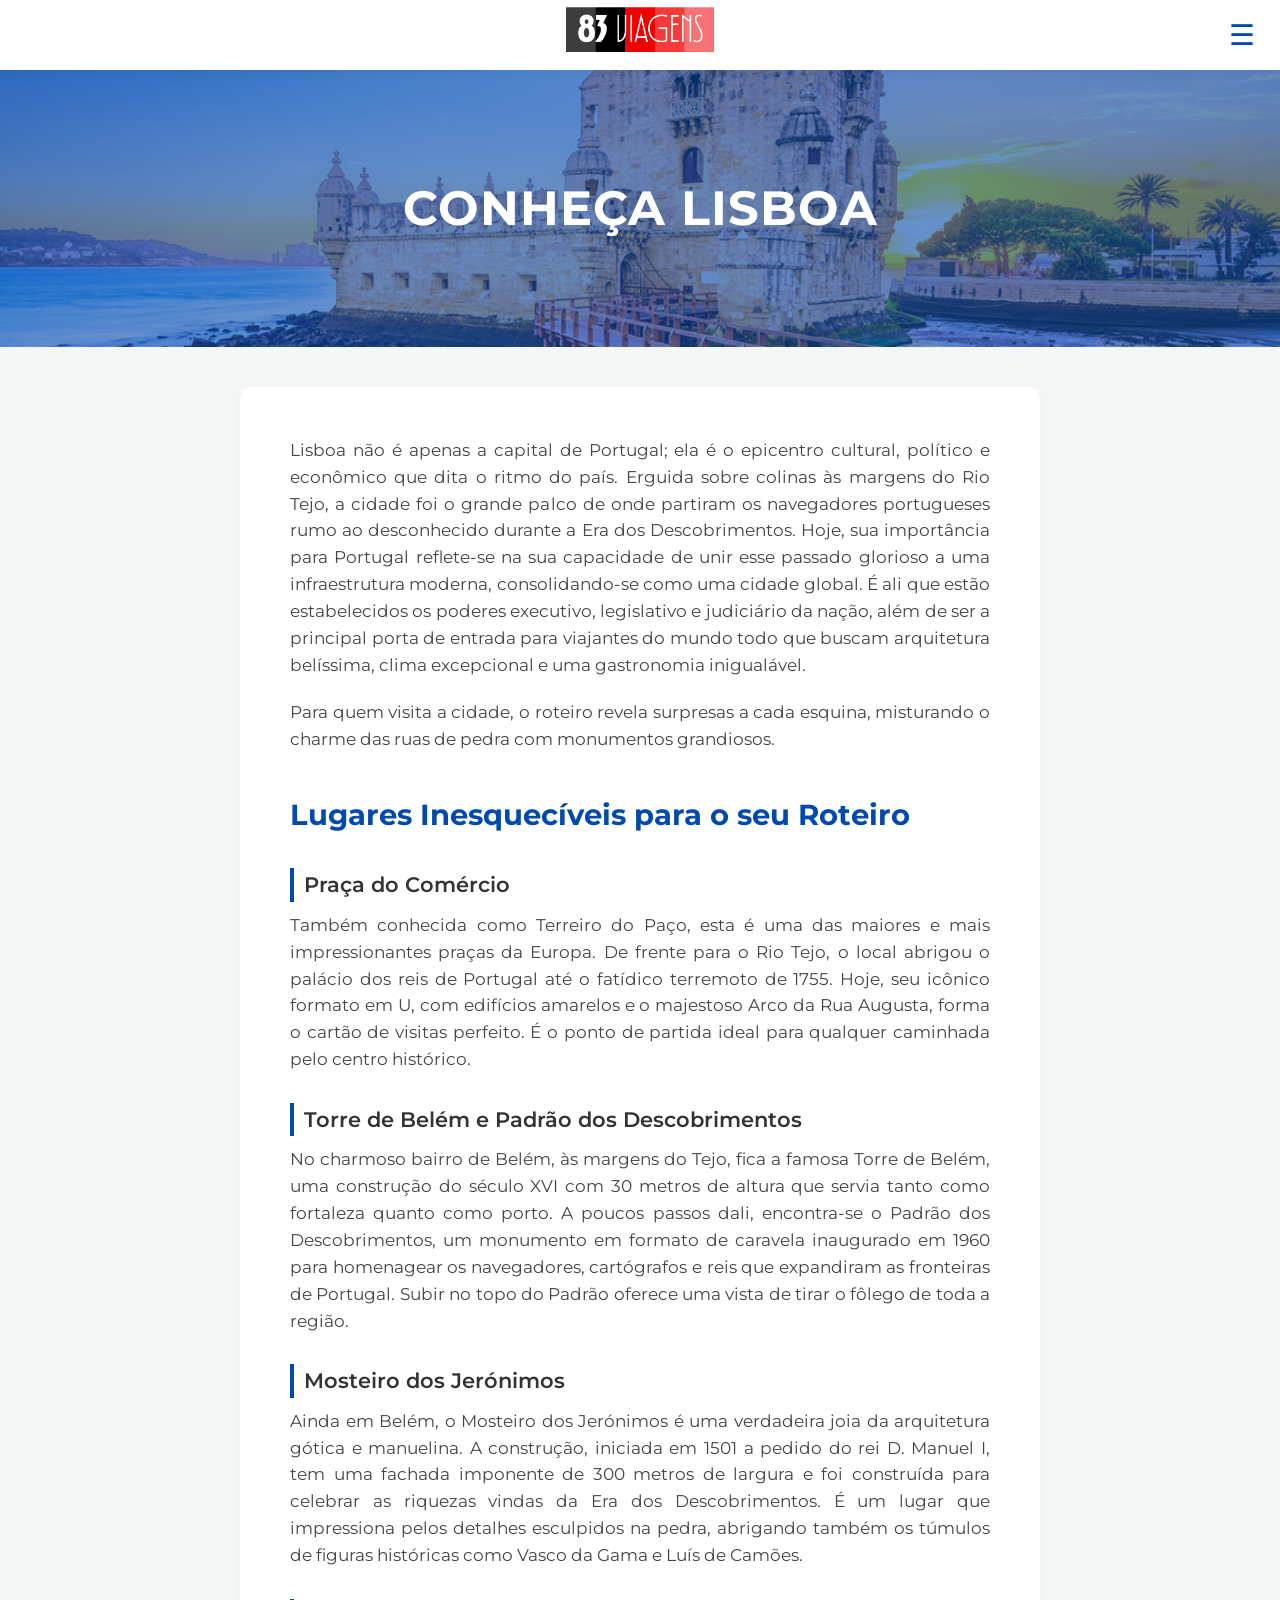
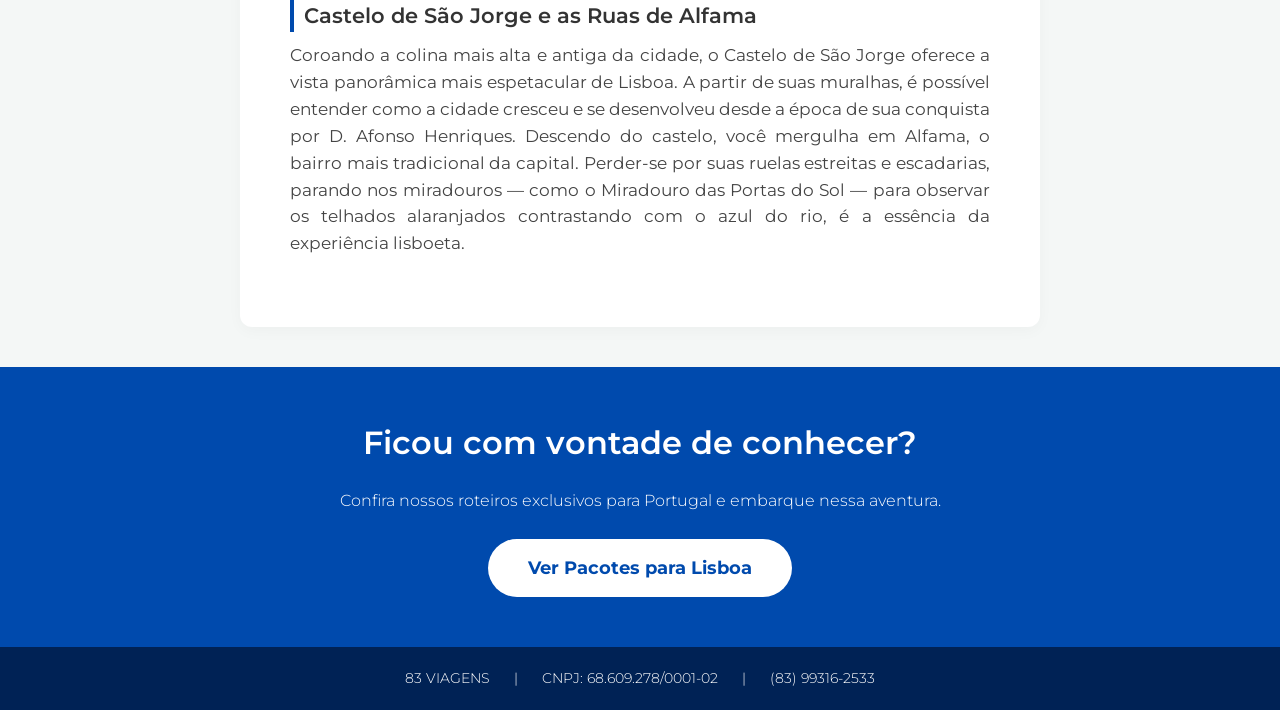
<file: sobre/sobre-lisboa.html>
<!DOCTYPE html>
<html lang="pt-BR">
<head>
    <meta charset="UTF-8">
    <meta name="viewport" content="width=device-width, initial-scale=1.0">
    <title>Conheça Lisboa - 83 Viagens</title>
    <link rel="stylesheet" href="../estilo-artigo.css">
</head>
<body id="topo">

    <!-- HEADER -->
    <header class="header" id="main-header">
        <a href="../index.html" class="logo">
       <img src="../imagens/logo-83viagens.png" alt="Logo 83 Viagens" style="height: 45px; width: auto;">
        </a>
        <nav class="nav-menu">
            <a href="../index.html">Home</a>
            <a href="../pacotes.html">Pacotes</a>
            <a href="../contato.html">Contato</a>
        </nav>
        
        <div class="hamburger" id="menu-btn">&#9776;</div>
    </header>

    <!-- CABEÇALHO DA PÁGINA -->
    <div class="article-hero" style="background-image: linear-gradient(rgba(0, 74, 173, 0.6), rgba(0, 74, 173, 0.6)), url('../imagens/lisboa.jpg')">
        <h1>Conheça Lisboa</h1>
    </div>

    <!-- CORPO DO ARTIGO -->
    <main class="article-content">
        <div class="article-body">
            <p>Lisboa não é apenas a capital de Portugal; ela é o epicentro cultural, político e econômico que dita o ritmo do país. Erguida sobre colinas às margens do Rio Tejo, a cidade foi o grande palco de onde partiram os navegadores portugueses rumo ao desconhecido durante a Era dos Descobrimentos. Hoje, sua importância para Portugal reflete-se na sua capacidade de unir esse passado glorioso a uma infraestrutura moderna, consolidando-se como uma cidade global. É ali que estão estabelecidos os poderes executivo, legislativo e judiciário da nação, além de ser a principal porta de entrada para viajantes do mundo todo que buscam arquitetura belíssima, clima excepcional e uma gastronomia inigualável.</p>
            
            <p>Para quem visita a cidade, o roteiro revela surpresas a cada esquina, misturando o charme das ruas de pedra com monumentos grandiosos.</p>
            
            <h3 class="topic-title">Lugares Inesquecíveis para o seu Roteiro</h3>
            
            <h4 class="place-title">Praça do Comércio</h4>
            <p>Também conhecida como Terreiro do Paço, esta é uma das maiores e mais impressionantes praças da Europa. De frente para o Rio Tejo, o local abrigou o palácio dos reis de Portugal até o fatídico terremoto de 1755. Hoje, seu icônico formato em U, com edifícios amarelos e o majestoso Arco da Rua Augusta, forma o cartão de visitas perfeito. É o ponto de partida ideal para qualquer caminhada pelo centro histórico.</p>

            <h4 class="place-title">Torre de Belém e Padrão dos Descobrimentos</h4>
            <p>No charmoso bairro de Belém, às margens do Tejo, fica a famosa Torre de Belém, uma construção do século XVI com 30 metros de altura que servia tanto como fortaleza quanto como porto. A poucos passos dali, encontra-se o Padrão dos Descobrimentos, um monumento em formato de caravela inaugurado em 1960 para homenagear os navegadores, cartógrafos e reis que expandiram as fronteiras de Portugal. Subir no topo do Padrão oferece uma vista de tirar o fôlego de toda a região.</p>

            <h4 class="place-title">Mosteiro dos Jerónimos</h4>
            <p>Ainda em Belém, o Mosteiro dos Jerónimos é uma verdadeira joia da arquitetura gótica e manuelina. A construção, iniciada em 1501 a pedido do rei D. Manuel I, tem uma fachada imponente de 300 metros de largura e foi construída para celebrar as riquezas vindas da Era dos Descobrimentos. É um lugar que impressiona pelos detalhes esculpidos na pedra, abrigando também os túmulos de figuras históricas como Vasco da Gama e Luís de Camões.</p>

            <h4 class="place-title">Castelo de São Jorge e as Ruas de Alfama</h4>
            <p>Coroando a colina mais alta e antiga da cidade, o Castelo de São Jorge oferece a vista panorâmica mais espetacular de Lisboa. A partir de suas muralhas, é possível entender como a cidade cresceu e se desenvolveu desde a época de sua conquista por D. Afonso Henriques. Descendo do castelo, você mergulha em Alfama, o bairro mais tradicional da capital. Perder-se por suas ruelas estreitas e escadarias, parando nos miradouros — como o Miradouro das Portas do Sol — para observar os telhados alaranjados contrastando com o azul do rio, é a essência da experiência lisboeta.</p>
        </div>
    </main>

    <!-- BARRA CTA (PACOTES) -->
    <section class="cta-bar">
        <h2>Ficou com vontade de conhecer?</h2>
        <p style="margin-bottom: 25px; font-weight: 300;">Confira nossos roteiros exclusivos para Portugal e embarque nessa aventura.</p>
        <!-- Link apontando para a página de pacotes de Lisboa -->
        <a href="../destinos/lisboa.html" class="btn-cta">Ver Pacotes para Lisboa</a>
    </section>

    <!-- RODAPÉ -->
    <footer class="footer">
        <span>83 VIAGENS</span> <span class="separator">|</span>
        <span>CNPJ: 68.609.278/0001-02</span> <span class="separator">|</span>
        <span>(83) 99316-2533</span>
    </footer>

    <!-- BOTÃO IR AO TOPO -->
    <a href="#topo" class="back-to-top" id="btn-top">Ir ao topo &uarr;</a>

    <!-- SCRIPTS -->
    <script>
        // Lógica do Menu Hambúrguer
        const menuBtn = document.getElementById('menu-btn');
        const header = document.getElementById('main-header');

        menuBtn.addEventListener('click', function() {
            header.classList.toggle('menu-active');
            if(header.classList.contains('menu-active')) {
                menuBtn.innerHTML = '&times;';
            } else {
                menuBtn.innerHTML = '&#9776;';
            }
        });

        header.addEventListener('mouseleave', function() {
            if (header.classList.contains('menu-active')) {
                header.classList.remove('menu-active');
                menuBtn.innerHTML = '&#9776;';
            }
        });

        // Lógica do botão "Ir ao topo"
        const btnTop = document.getElementById('btn-top');

        window.addEventListener('scroll', function() {
            // Se o usuário descer mais de 300 pixels, o botão aparece
            if (window.scrollY > 300) {
                btnTop.classList.add('show');
            } else {
                btnTop.classList.remove('show');
            }
        });
    </script>

</body>
</html>
</file>
<file: estilo-cards.css>
/* ============================================================
   ESTILO DOS CARDS DE PACOTES (compartilhado)
   ------------------------------------------------------------
   Usado pela home (index.html) e pela página de pesquisa
   (pacotes.html). Regras extraídas do <style> do index.html —
   se mudar aqui, as duas páginas mudam juntas.
   ============================================================ */

/* --- GRADE DE CARDS --- */
.cards-container {
    max-width: 1200px;
    margin: 0 auto;
    display: flex;
    gap: 30px;
    justify-content: center;
    flex-wrap: wrap;
}

/* --- CARD --- */
.card {
    background: #f8f9fa;
    border-radius: 12px;
    padding: 20px;
    width: 100%;
    max-width: 350px;
    text-align: left;
    box-shadow: 0 4px 15px rgba(0, 0, 0, 0.05);
    transition: transform 0.2s ease;
}

.card:hover {
    transform: translateY(-5px);
}

.card-img {
    width: 100%;
    height: 200px;
    object-fit: cover; /* Garante que a foto não fique esticada ou achatada */
    border-radius: 8px;
    margin-bottom: 20px;
}

.card h3 {
    font-size: 1.5rem;
    color: #004aad;
    margin-bottom: 10px;
    font-weight: 600;
}

.card p {
    font-size: 1rem;
    color: #555;
    line-height: 1.5;
    margin-bottom: 25px;
    font-weight: 300;
}

.btn-card {
    display: inline-block;
    background-color: #004aad;
    color: #ffffff;
    padding: 12px 25px;
    border-radius: 50px;
    text-decoration: none;
    font-weight: 600;
    font-size: 1rem;
    transition: background-color 0.2s ease;
    text-align: center;
    width: 100%;
}

.btn-card:hover {
    background-color: #003380;
}
</file>
<file: estilo-destino.css>
/* ============================================================
   ESTILO DAS PÁGINAS DE DESTINO (destinos/*.html)
   ------------------------------------------------------------
   Compartilhado por todas as cascas de destino. O fundo do
   hero (imagem do destino) é aplicado inline pelo
   montar-pagina.js, então NÃO existe background-image no
   .hero-destination aqui.
   ============================================================ */

/* Import da fonte Montserrat (precisa ser a primeira regra do arquivo) */
@import url('https://fonts.googleapis.com/css2?family=Montserrat:wght@300;400;600;700&display=swap');

* {
    margin: 0;
    padding: 0;
    box-sizing: border-box;
}

html {
    scroll-behavior: smooth;
}

body {
    font-family: 'Montserrat', sans-serif;
    background-color: #ffffff;
    color: #333;
}

/* --- HEADER COM MENU HAMBÚRGUER --- */
.header {
    position: fixed;
    top: 0;
    left: 0;
    width: 100%;
    height: 70px;
    background-color: rgba(255, 255, 255, 0.9); /* Branco com 90% de opacidade */
    backdrop-filter: blur(5px); /* Efeito de desfoque no fundo transparente */
    display: flex;
    justify-content: center;
    align-items: center;
    z-index: 1000;
    box-shadow: 0 2px 10px rgba(0, 0, 0, 0.05);
    transition: all 0.3s ease;
}

/* Espaço da Logo */
.logo {
    font-size: 1.5rem;
    font-weight: 700;
    color: #004aad;
    transition: opacity 0.3s ease;
}

/* Menu de Navegação (escondido por padrão) */
.nav-menu {
    display: none;
    gap: 30px;
}

.nav-menu a {
    text-decoration: none;
    color: #004aad;
    font-weight: 600;
    font-size: 1.1rem;
    transition: color 0.2s;
}

.nav-menu a:hover {
    color: #002255;
}

/* Ícone Hambúrguer */
.hamburger {
    position: absolute;
    right: 25px;
    font-size: 1.8rem;
    color: #004aad;
    cursor: pointer;
    user-select: none;
}

/* Classes ativadas pelo JavaScript ao clicar no menu */
.header.menu-active .logo {
    display: none; /* Esconde a logo */
}

.header.menu-active .nav-menu {
    display: flex; /* Mostra os links */
}

/* --- SEÇÃO HERO (IMAGEM TELA TODA) --- */
.hero-destination {
    height: 100vh;
    position: relative; /* Necessário para posicionar o botão animado no fundo */
    display: flex;
    flex-direction: column;
    justify-content: center;
    align-items: center;
    text-align: center;
    padding: 20px;

    /* Fundo com película azul escuro para leitura.
       A IMAGEM do destino entra via style inline (montar-pagina.js). */
    background-color: #004aad;
    background-size: cover;
    background-position: center;
    background-repeat: no-repeat;
    color: #ffffff;
    margin-top: 0;
}

.hero-destination h1 {
    font-size: 4.5rem;
    font-weight: 700;
    margin-bottom: 10px;
    text-transform: uppercase;
    letter-spacing: 2px;
}

.hero-destination h2 {
    font-size: 1.5rem;
    font-weight: 300;
    max-width: 800px;
    opacity: 0.9;
    line-height: 1.5;
}

/* --- LISTA DE DATAS --- */
.dates-section {
    padding: 80px 20px;
    max-width: 900px;
    margin: 0 auto;
}

.dates-section h3 {
    font-size: 2rem;
    color: #004aad;
    margin-bottom: 40px;
    text-align: center;
}

.dates-list {
    list-style: none;
}

.date-item {
    display: flex;
    justify-content: space-between;
    align-items: center;
    padding: 25px 20px;
    background: #f9f9f9;
    margin-bottom: 15px;
    border-radius: 12px;
    border-left: 5px solid #004aad;
    box-shadow: 0 4px 10px rgba(0,0,0,0.03);
    transition: transform 0.2s ease;
}

.date-item:hover {
    transform: translateX(5px);
}

.date-info h4 {
    font-size: 1.3rem;
    color: #333;
    margin-bottom: 5px;
}

.date-info p {
    color: #666;
    font-size: 0.95rem;
    font-weight: 300;
}

.btn-quero {
    background-color: #004aad;
    color: #ffffff;
    padding: 12px 30px;
    border-radius: 50px;
    text-decoration: none;
    font-weight: 600;
    font-size: 1rem;
    transition: background-color 0.2s ease;
    white-space: nowrap;
}

.btn-quero:hover {
    background-color: #003380;
}

/* --- RODAPÉ --- */
.footer {
    padding: 20px;
    text-align: center;
    background-color: #004aad;
    color: #ffffff;
    font-size: 0.9rem;
    font-weight: 300;
    margin-top: 40px;
}

.footer span {
    margin: 0 10px;
}

/* --- BOTÃO SUSPENSO (SCROLL DOWN) --- */
.scroll-down-btn {
    position: absolute;
    bottom: 30px;
    left: 50%;
    transform: translateX(-50%);
    color: #ffffff;
    text-decoration: none;
    font-size: 1rem;
    font-weight: 300;
    display: flex;
    flex-direction: column;
    align-items: center;
    opacity: 0.8;
    transition: opacity 0.3s ease;
}

.scroll-down-btn:hover {
    opacity: 1;
}

/* Setinha animada */
.scroll-down-btn::after {
    content: '↓';
    font-size: 1.5rem;
    margin-top: 5px;
    animation: bounce 2s infinite;
}

@keyframes bounce {
    0%, 20%, 50%, 80%, 100% { transform: translateY(0); }
    40% { transform: translateY(-10px); }
    60% { transform: translateY(-5px); }
}

/* --- BOTÃO DISCRETO ("Conheça o destino") ---
   Renderizado pelo montar-pagina.js apenas quando o pacote
   tem o campo "sobre" preenchido em pacotes.js. */
.btn-discreto {
    display: inline-block;
    margin-top: 25px;
    padding: 10px 30px;
    border: 1px solid rgba(255, 255, 255, 0.5); /* Borda fina e semi-transparente */
    border-radius: 50px;
    color: #ffffff;
    text-decoration: none;
    font-size: 0.95rem;
    font-weight: 300;
    transition: all 0.3s ease;
    background-color: transparent;
}

.btn-discreto:hover {
    background-color: rgba(0, 0, 0, 0.5); /* Fundo levemente visível ao passar o mouse */
    border-color: #ffffff;
}

/* --- PACOTE NÃO ENCONTRADO (fallback do montar-pagina.js) --- */
.pacote-nao-encontrado {
    min-height: 100vh;
    display: flex;
    flex-direction: column;
    justify-content: center;
    align-items: center;
    text-align: center;
    padding: 20px;
    gap: 15px;
}

.pacote-nao-encontrado h1 {
    font-size: 2rem;
    color: #004aad;
}

.pacote-nao-encontrado a {
    color: #004aad;
    font-weight: 600;
}

/* Responsividade para Celulares */
@media (max-width: 768px) {
    .hero-destination h1 { font-size: 3rem; }
    .hero-destination h2 { font-size: 1.1rem; }
    .date-item { flex-direction: column; align-items: flex-start; gap: 15px; }
    .btn-quero { width: 100%; text-align: center; }
    .nav-menu { gap: 15px; }
    .nav-menu a { font-size: 0.9rem; }
    .footer { font-size: 0.8rem; padding: 15px 10px; }
    .footer span { display: block; margin: 5px 0; }
    .footer .separator { display: none; }
}
</file>
<file: estilo-contato.css>
/* ============================================================
   ESTILO DA PÁGINA DE CONTATO (contato.html)
   ------------------------------------------------------------
   Header/menu/rodapé vêm do estilo-destino.css (carregado
   antes deste arquivo). Aqui ficam só os elementos exclusivos:
   faixa de título, cartão do formulário, avisos de envio e
   o bloco alternativo de WhatsApp.
   ============================================================ */

/* Import da fonte Montserrat (precisa ser a primeira regra do arquivo) */
@import url('https://fonts.googleapis.com/css2?family=Montserrat:wght@300;400;600;700&display=swap');

/* --- FAIXA DE TÍTULO --- */
.contato-hero {
    margin-top: 70px; /* Compensa o header fixo (mesmo padrão da .biblioteca-hero) */
    padding: 60px 20px 50px;
    text-align: center;
    background-image: linear-gradient(rgba(0, 74, 173, 0.85), rgba(0, 74, 173, 0.85)), url('imagens/fundo.jpeg');
    background-size: cover;
    background-position: center;
    background-repeat: no-repeat;
    color: #ffffff;
}

.contato-hero h1 {
    font-size: 2.8rem;
    font-weight: 700;
    margin-bottom: 10px;
}

.contato-hero p {
    font-size: 1.1rem;
    font-weight: 300;
    opacity: 0.9;
    max-width: 600px;
    margin: 0 auto;
    line-height: 1.5;
}

/* --- SEÇÃO DO FORMULÁRIO --- */
.contato-section {
    padding: 50px 20px 80px;
    max-width: 700px;
    margin: 0 auto;
}

.form-card {
    background: #f8f9fa;
    border-radius: 12px;
    padding: 40px 35px;
    box-shadow: 0 4px 15px rgba(0, 0, 0, 0.05);
}

.form-grupo {
    display: flex;
    flex-direction: column;
    gap: 6px;
    margin-bottom: 20px;
}

.form-grupo label {
    font-size: 0.8rem;
    font-weight: 600;
    color: #004aad;
    text-transform: uppercase;
    letter-spacing: 0.5px;
}

.form-grupo input,
.form-grupo textarea {
    font-family: 'Montserrat', sans-serif;
    font-size: 1rem;
    color: #333;
    background: #ffffff;
    border: 1px solid #ccd5e0;
    border-radius: 8px;
    padding: 12px 14px;
    width: 100%;
    outline: none;
    transition: border-color 0.2s ease;
}

.form-grupo textarea {
    resize: vertical;
    min-height: 110px;
}

.form-grupo input:focus,
.form-grupo textarea:focus {
    border-color: #004aad;
}

/* Checkbox do consentimento (LGPD) */
.form-check {
    display: flex;
    align-items: flex-start;
    gap: 10px;
    margin: 5px 0 25px;
}

.form-check input {
    width: 18px;
    height: 18px;
    margin-top: 2px;
    flex-shrink: 0;
    accent-color: #004aad;
}

.form-check label {
    font-size: 0.85rem;
    font-weight: 300;
    color: #555;
    line-height: 1.5;
}

/* Botão de envio */
.btn-enviar {
    display: block;
    width: 100%;
    background-color: #004aad;
    color: #ffffff;
    padding: 14px 30px;
    border: none;
    border-radius: 50px;
    font-family: 'Montserrat', sans-serif;
    font-size: 1.1rem;
    font-weight: 700;
    cursor: pointer;
    transition: background-color 0.2s ease;
}

.btn-enviar:hover {
    background-color: #003380;
}

.btn-enviar:disabled {
    opacity: 0.7;
    cursor: wait;
}

/* --- HONEYPOT ANTI-SPAM ---
   Invisível para pessoas (fora da tela); robôs preenchem
   qualquer campo que encontram e o envio deles é descartado. */
.campo-armadilha {
    position: absolute;
    left: -9999px;
    width: 1px;
    height: 1px;
    overflow: hidden;
}

/* --- AVISOS DE ENVIO (sucesso / erro) --- */
.aviso {
    border-radius: 12px;
    border-left: 5px solid;
    padding: 20px;
    margin-top: 25px;
    font-size: 0.95rem;
    line-height: 1.5;
}

.aviso h3 {
    font-size: 1.1rem;
    margin-bottom: 8px;
}

.aviso p {
    margin-bottom: 5px;
}

.aviso-sucesso {
    background-color: #eef7ee;
    border-color: #2e7d32;
    color: #1b5e20;
}

.aviso-erro {
    background-color: #fdeeee;
    border-color: #c62828;
    color: #7f1d1d;
}

.aviso-erro a {
    color: #004aad;
    font-weight: 600;
}

/* --- PAR DE CAMPOS LADO A LADO (datas de ida/volta, adultos/crianças) --- */
.form-par {
    display: flex;
    gap: 15px;
}

.form-par .form-grupo {
    flex: 1;
}

/* --- DICA DE CAMPO (texto de ajuda sob o input) --- */
.form-dica {
    font-size: 0.8rem;
    font-weight: 300;
    color: #666;
    line-height: 1.4;
}

/* --- OPÇÕES DE ESCOLHA (rádios e caixas de seleção) --- */
.form-opcoes {
    display: flex;
    flex-wrap: wrap;
    gap: 10px 20px;
    background: #ffffff;
    border: 1px solid #ccd5e0;
    border-radius: 8px;
    padding: 12px 14px;
}

.form-opcoes label {
    display: flex;
    align-items: center;
    gap: 8px;
    font-size: 0.9rem;
    font-weight: 400;
    color: #333;
    cursor: pointer;
}

.form-opcoes input {
    width: 17px;
    height: 17px;
    flex-shrink: 0;
    accent-color: #004aad;
}

/* --- AVISO DE GRUPO SEM SELEÇÃO (obrigatório "pelo menos um") --- */
.form-erro-campo {
    display: none;
    font-size: 0.8rem;
    font-weight: 600;
    color: #c62828;
    margin-top: 2px;
}

.form-erro-campo.ativo {
    display: block;
}

/* --- ALTERNATIVA: WHATSAPP --- */
.alt-whatsapp {
    text-align: center;
    margin-top: 40px;
}

.alt-whatsapp p {
    color: #555;
    font-weight: 300;
    font-size: 1rem;
    margin-bottom: 15px;
}

.btn-whats {
    display: inline-block;
    background-color: #004aad;
    color: #ffffff;
    padding: 12px 30px;
    border-radius: 50px;
    text-decoration: none;
    font-weight: 600;
    font-size: 1rem;
    transition: background-color 0.2s ease;
}

.btn-whats:hover {
    background-color: #003380;
}

/* Responsividade para Celulares */
@media (max-width: 768px) {
    .contato-hero h1 { font-size: 2rem; }
    .contato-hero p { font-size: 1rem; }
    .form-card { padding: 30px 20px; }
    .form-par { flex-direction: column; gap: 0; }
}
</file>
<file: estilo-pacotes.css>
/* ============================================================
   ESTILO DA PÁGINA DE PESQUISA DE PACOTES (pacotes.html)
   ------------------------------------------------------------
   Header/menu/rodapé vêm do estilo-destino.css e os cards vêm
   do estilo-cards.css (carregados antes deste arquivo). Aqui
   ficam só os elementos exclusivos: faixa de título, barra de
   filtros, contador, selo do tipo no card e estado vazio.
   ============================================================ */

/* --- FAIXA DE TÍTULO --- */
.biblioteca-hero {
    margin-top: 70px; /* Compensa o header fixo (mesmo padrão do .article-hero do estilo-artigo.css) */
    padding: 60px 20px 50px;
    text-align: center;
    background-image: linear-gradient(rgba(0, 74, 173, 0.85), rgba(0, 74, 173, 0.85)), url('imagens/fundo.jpeg');
    background-size: cover;
    background-position: center;
    background-repeat: no-repeat;
    color: #ffffff;
}

.biblioteca-hero h1 {
    font-size: 2.8rem;
    font-weight: 700;
    margin-bottom: 10px;
}

.biblioteca-hero p {
    font-size: 1.1rem;
    font-weight: 300;
    opacity: 0.9;
    max-width: 600px;
    margin: 0 auto;
    line-height: 1.5;
}

/* --- CONTEÚDO DA BIBLIOTECA --- */
.biblioteca-section {
    padding: 50px 20px 80px;
    max-width: 1200px;
    margin: 0 auto;
}

/* --- BARRA DE FILTROS --- */
.filtros {
    display: flex;
    flex-wrap: wrap;
    align-items: flex-end;
    justify-content: center;
    gap: 20px;
    background: #f8f9fa;
    border-radius: 12px;
    padding: 25px 20px;
    box-shadow: 0 4px 15px rgba(0, 0, 0, 0.05);
    margin-bottom: 30px;
}

.filtro-grupo {
    display: flex;
    flex-direction: column;
    gap: 6px;
}

.filtro-grupo label {
    font-size: 0.8rem;
    font-weight: 600;
    color: #004aad;
    text-transform: uppercase;
    letter-spacing: 0.5px;
}

.filtro-grupo select,
.filtro-grupo input {
    font-family: 'Montserrat', sans-serif;
    font-size: 1rem;
    color: #333;
    background: #ffffff;
    border: 1px solid #ccd5e0;
    border-radius: 8px;
    padding: 10px 14px;
    min-width: 170px;
    outline: none;
    transition: border-color 0.2s ease;
}

.filtro-grupo select:focus,
.filtro-grupo input:focus {
    border-color: #004aad;
}

/* Botão "Limpar filtros" (usado na barra e no estado vazio) */
.btn-limpar {
    font-family: 'Montserrat', sans-serif;
    font-size: 0.95rem;
    font-weight: 600;
    color: #004aad;
    background: transparent;
    border: 2px solid #004aad;
    border-radius: 50px;
    padding: 9px 24px;
    cursor: pointer;
    transition: background-color 0.2s ease, color 0.2s ease;
}

.btn-limpar:hover {
    background-color: #004aad;
    color: #ffffff;
}

/* --- CONTADOR DE RESULTADOS --- */
.contagem {
    text-align: center;
    color: #666;
    font-size: 0.95rem;
    font-weight: 300;
    margin-bottom: 30px;
}

/* --- SELO DO TIPO (só nos cards da biblioteca) --- */
.card {
    position: relative; /* Ancora o selo no canto do card */
}

.selo-tipo {
    position: absolute;
    top: 30px;
    right: 30px;
    background-color: rgba(0, 74, 173, 0.9);
    color: #ffffff;
    font-size: 0.75rem;
    font-weight: 600;
    text-transform: uppercase;
    letter-spacing: 0.5px;
    padding: 5px 12px;
    border-radius: 50px;
}

/* --- ESTADO VAZIO (nenhum pacote bate com os filtros) --- */
.sem-resultados {
    text-align: center;
    color: #555;
    font-weight: 300;
    font-size: 1.1rem;
    padding: 60px 20px;
}

.sem-resultados p {
    margin-bottom: 20px;
}

/* Responsividade para Celulares */
@media (max-width: 768px) {
    .biblioteca-hero h1 { font-size: 2rem; }
    .biblioteca-hero p { font-size: 1rem; }
    .filtros { flex-direction: column; align-items: stretch; }
    .filtro-grupo select,
    .filtro-grupo input { width: 100%; min-width: 0; }
    .btn-limpar { width: 100%; }
}
</file>
<file: estilo-artigo.css>
/* ============================================================
   ESTILO DOS ARTIGOS "SOBRE-*" (sobre/*.html)
   ------------------------------------------------------------
   Compartilhado por todos os artigos. O fundo do banner
   (.article-hero) NÃO fica aqui: a imagem de cada artigo
   (com a película azul) entra inline no HTML, no style do
   elemento — mesmo padrão das páginas de destino.
   ============================================================ */

/* Import da fonte Montserrat (precisa ser a primeira regra do arquivo) */
@import url('https://fonts.googleapis.com/css2?family=Montserrat:wght@300;400;600;700&display=swap');

* {
    margin: 0;
    padding: 0;
    box-sizing: border-box;
}

html {
    scroll-behavior: smooth;
}

body {
    font-family: 'Montserrat', sans-serif;
    background-color: #f4f7f6; /* Fundo levemente cinza para destacar o texto em branco */
    color: #333;
    line-height: 1.6;
}

/* --- HEADER --- */
.header {
    position: fixed;
    top: 0;
    left: 0;
    width: 100%;
    height: 70px;
    background-color: rgba(255, 255, 255, 0.95);
    backdrop-filter: blur(5px);
    display: flex;
    justify-content: center;
    align-items: center;
    z-index: 1000;
    box-shadow: 0 2px 10px rgba(0, 0, 0, 0.05);
    transition: all 0.3s ease;
}

.logo {
    font-size: 1.5rem;
    font-weight: 700;
    color: #004aad;
    text-decoration: none;
    transition: opacity 0.3s ease;
}

.nav-menu {
    display: none;
    gap: 30px;
}

.nav-menu a {
    text-decoration: none;
    color: #004aad;
    font-weight: 600;
    font-size: 1.1rem;
    transition: color 0.2s;
}

.nav-menu a:hover {
    color: #002255;
}

.hamburger {
    position: absolute;
    right: 25px;
    font-size: 1.8rem;
    color: #004aad;
    cursor: pointer;
    user-select: none;
}

.header.menu-active .logo {
    display: none;
}

.header.menu-active .nav-menu {
    display: flex;
}

/* --- CABEÇALHO DO ARTIGO (HERO PEQUENO) ---
   A IMAGEM do banner (com a película azul) entra inline no
   HTML, no style do elemento — cada artigo tem a sua. */
.article-hero {
    margin-top: 70px;
    background-size: cover;
    background-position: center;
    background-repeat: no-repeat;
    color: white;
    padding: 100px 20px; /* Aumentado para exibir mais a foto de fundo */
    text-align: center;
}

.article-hero h1 {
    font-size: 3rem;
    font-weight: 700;
    text-transform: uppercase;
    letter-spacing: 1px;
}

/* --- CORPO DO TEXTO --- */
.article-content {
    max-width: 800px;
    margin: 40px auto;
    background: white;
    padding: 50px;
    border-radius: 12px;
    box-shadow: 0 4px 15px rgba(0,0,0,0.03);
}

.article-title {
    font-size: 2.2rem;
    color: #004aad;
    margin-bottom: 10px;
    font-weight: 700;
}

.article-subtitle {
    font-size: 1.2rem;
    font-weight: 300;
    color: #555;
    margin-bottom: 20px;
}

.article-author {
    font-size: 0.9rem;
    color: #888;
    font-style: italic;
    margin-bottom: 40px;
    border-bottom: 1px solid #eaeaea;
    padding-bottom: 20px;
}

.article-body p {
    margin-bottom: 20px;
    font-size: 1.05rem;
    color: #444;
    text-align: justify;
}

.article-body .topic-title {
    font-size: 1.8rem;
    color: #004aad;
    margin: 40px 0 20px 0;
    font-weight: 700;
}

.article-body .place-title {
    font-size: 1.3rem;
    color: #333;
    margin: 30px 0 10px 0;
    font-weight: 600;
    border-left: 4px solid #004aad; /* Cria uma barrinha azul decorativa ao lado do nome do lugar */
    padding-left: 10px;
}


/* --- BARRA DE PACOTES (CTA) --- */
.cta-bar {
    background-color: #004aad;
    color: white;
    text-align: center;
    padding: 50px 20px;
    margin-top: 40px;
}

.cta-bar h2 {
    font-size: 2rem;
    margin-bottom: 20px;
    font-weight: 600;
}

.btn-cta {
    display: inline-block;
    background-color: white;
    color: #004aad;
    padding: 15px 40px;
    border-radius: 50px;
    font-size: 1.1rem;
    font-weight: 700;
    text-decoration: none;
    transition: transform 0.2s, background-color 0.2s;
}

.btn-cta:hover {
    transform: scale(1.05);
    background-color: #f0f0f0;
}

/* --- RODAPÉ --- */
.footer {
    padding: 20px;
    text-align: center;
    background-color: #002255; /* Um tom de azul mais escuro para diferenciar da barra CTA */
    color: #ffffff;
    font-size: 0.9rem;
    font-weight: 300;
}

.footer span {
    margin: 0 10px;
}

/* --- BOTÃO IR AO TOPO --- */
.back-to-top {
    position: fixed;
    bottom: 30px;
    right: 30px;
    background-color: #ffffff;
    color: black;
    padding: 12px 20px;
    border-radius: 50px;
    text-decoration: none;
    font-size: 0.9rem;
    font-weight: 600;
    box-shadow: 0 4px 10px rgba(0,0,0,0.2);
    opacity: 0; /* Escondido por padrão */
    visibility: hidden;
    transition: opacity 0.3s, visibility 0.3s, transform 0.2s;
    z-index: 999;
}

.back-to-top.show {
    opacity: 1;
    visibility: visible;
}

.back-to-top:hover {
    background-color: #002255;
    color: white;
    transform: translateY(-3px);
}

/* Responsividade */
@media (max-width: 768px) {
    .article-content { margin: 20px; padding: 30px 20px; }
    .article-title { font-size: 1.8rem; }
    .cta-bar h2 { font-size: 1.5rem; }
    .footer span { display: block; margin: 5px 0; }
    .footer .separator { display: none; }
    .back-to-top { bottom: 20px; right: 20px; padding: 10px 15px; font-size: 0.8rem; }
}
</file>
